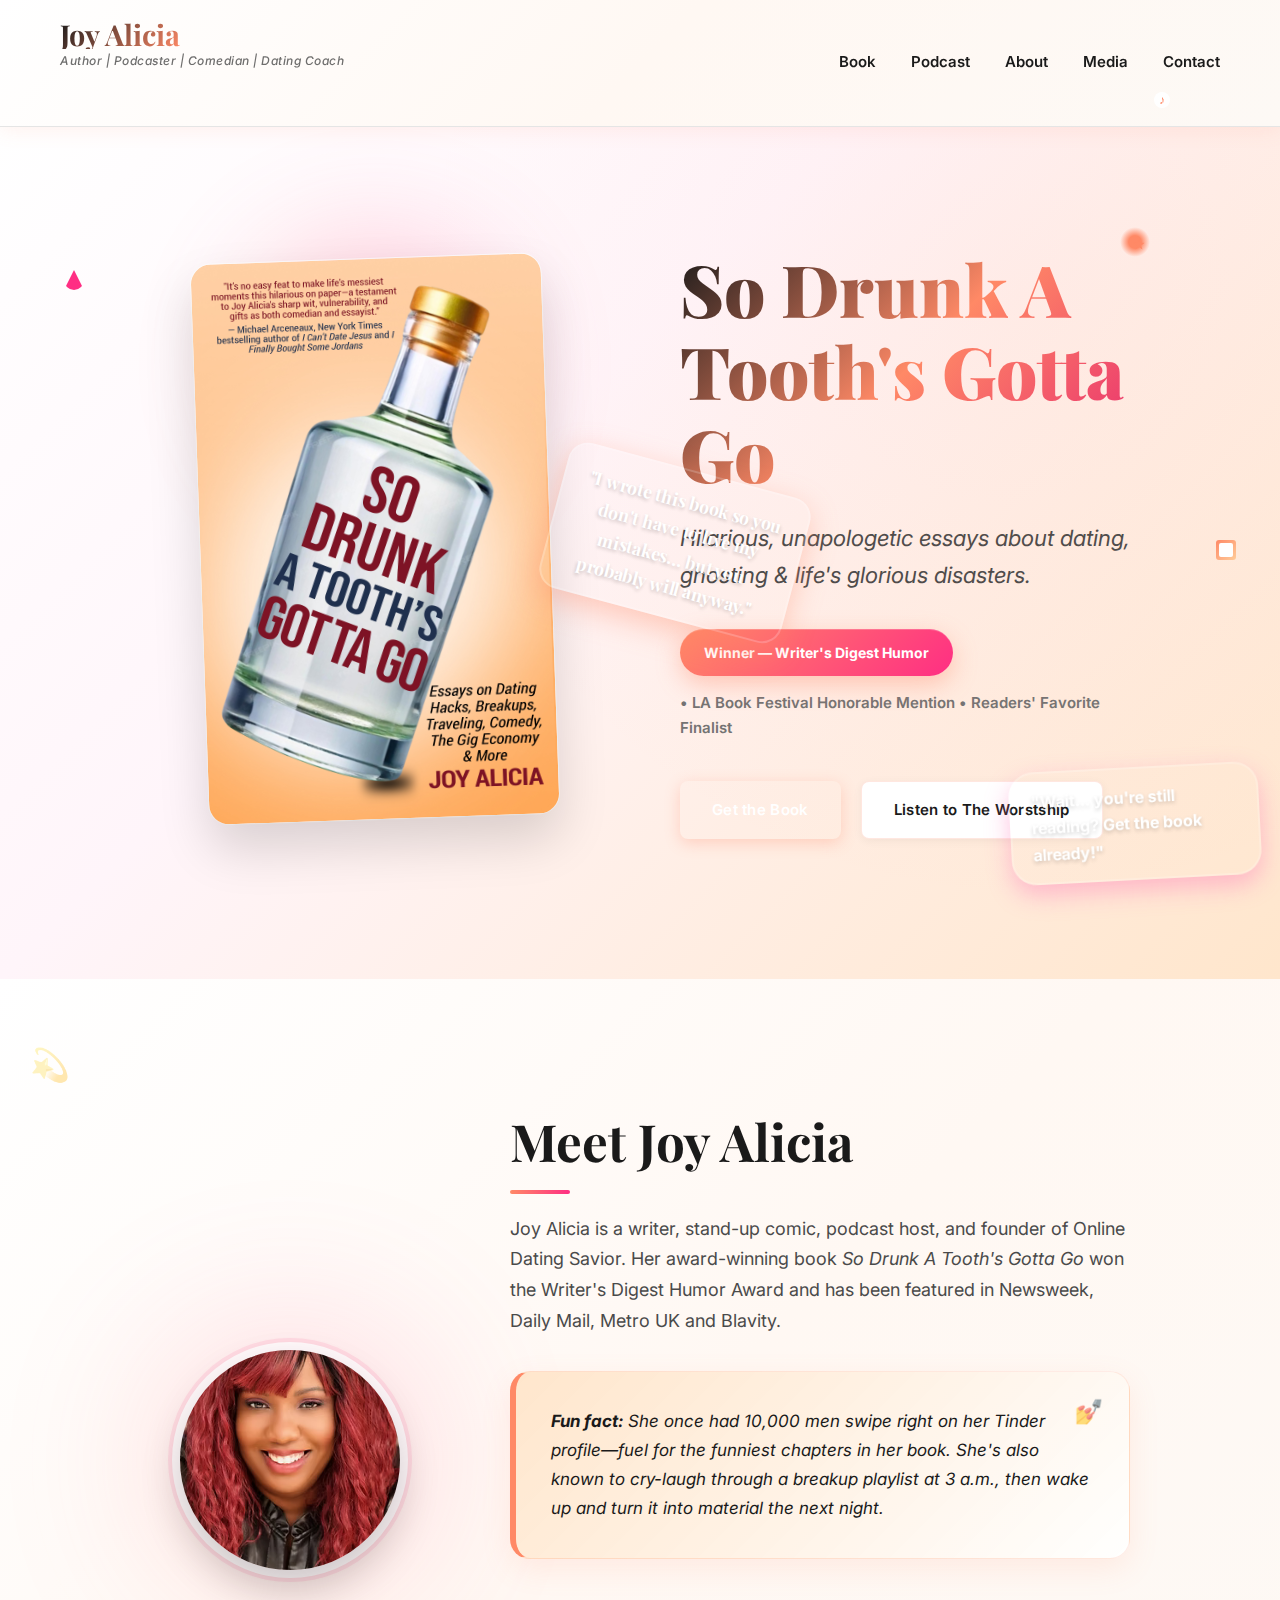
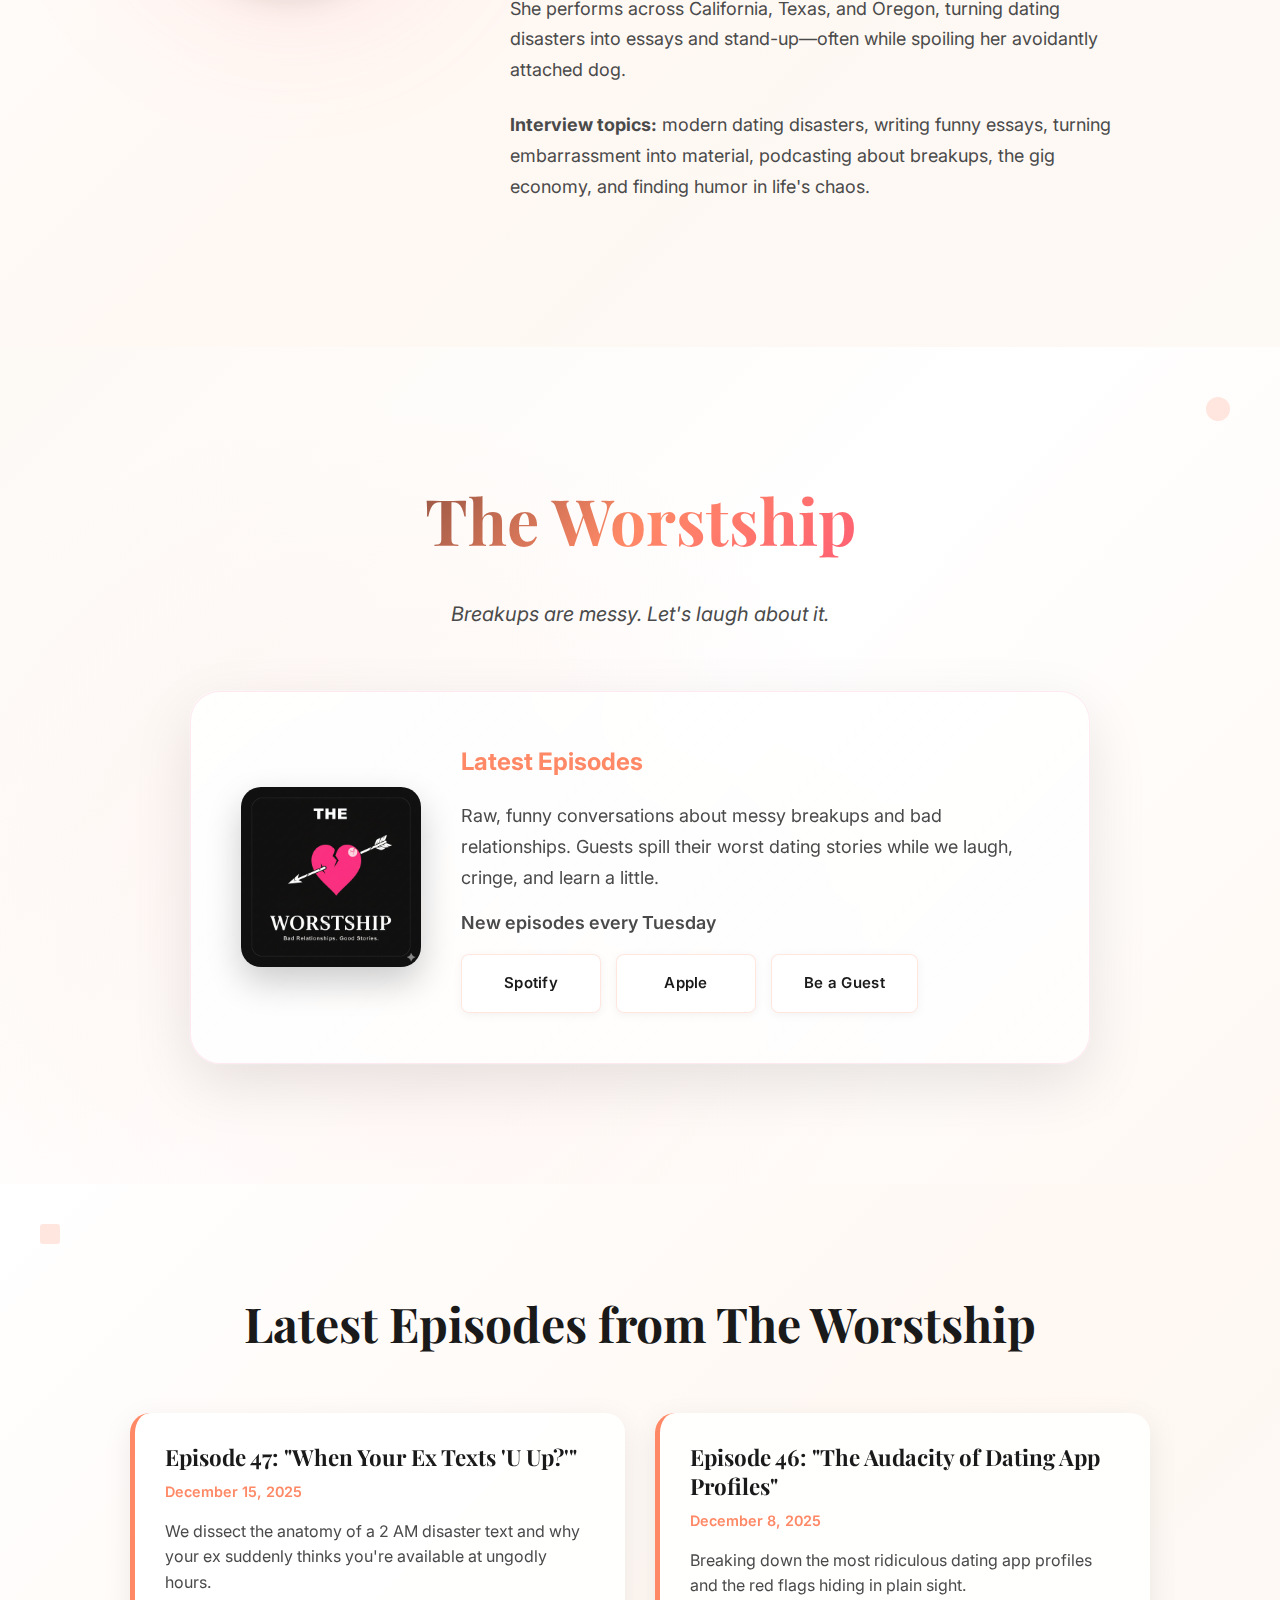
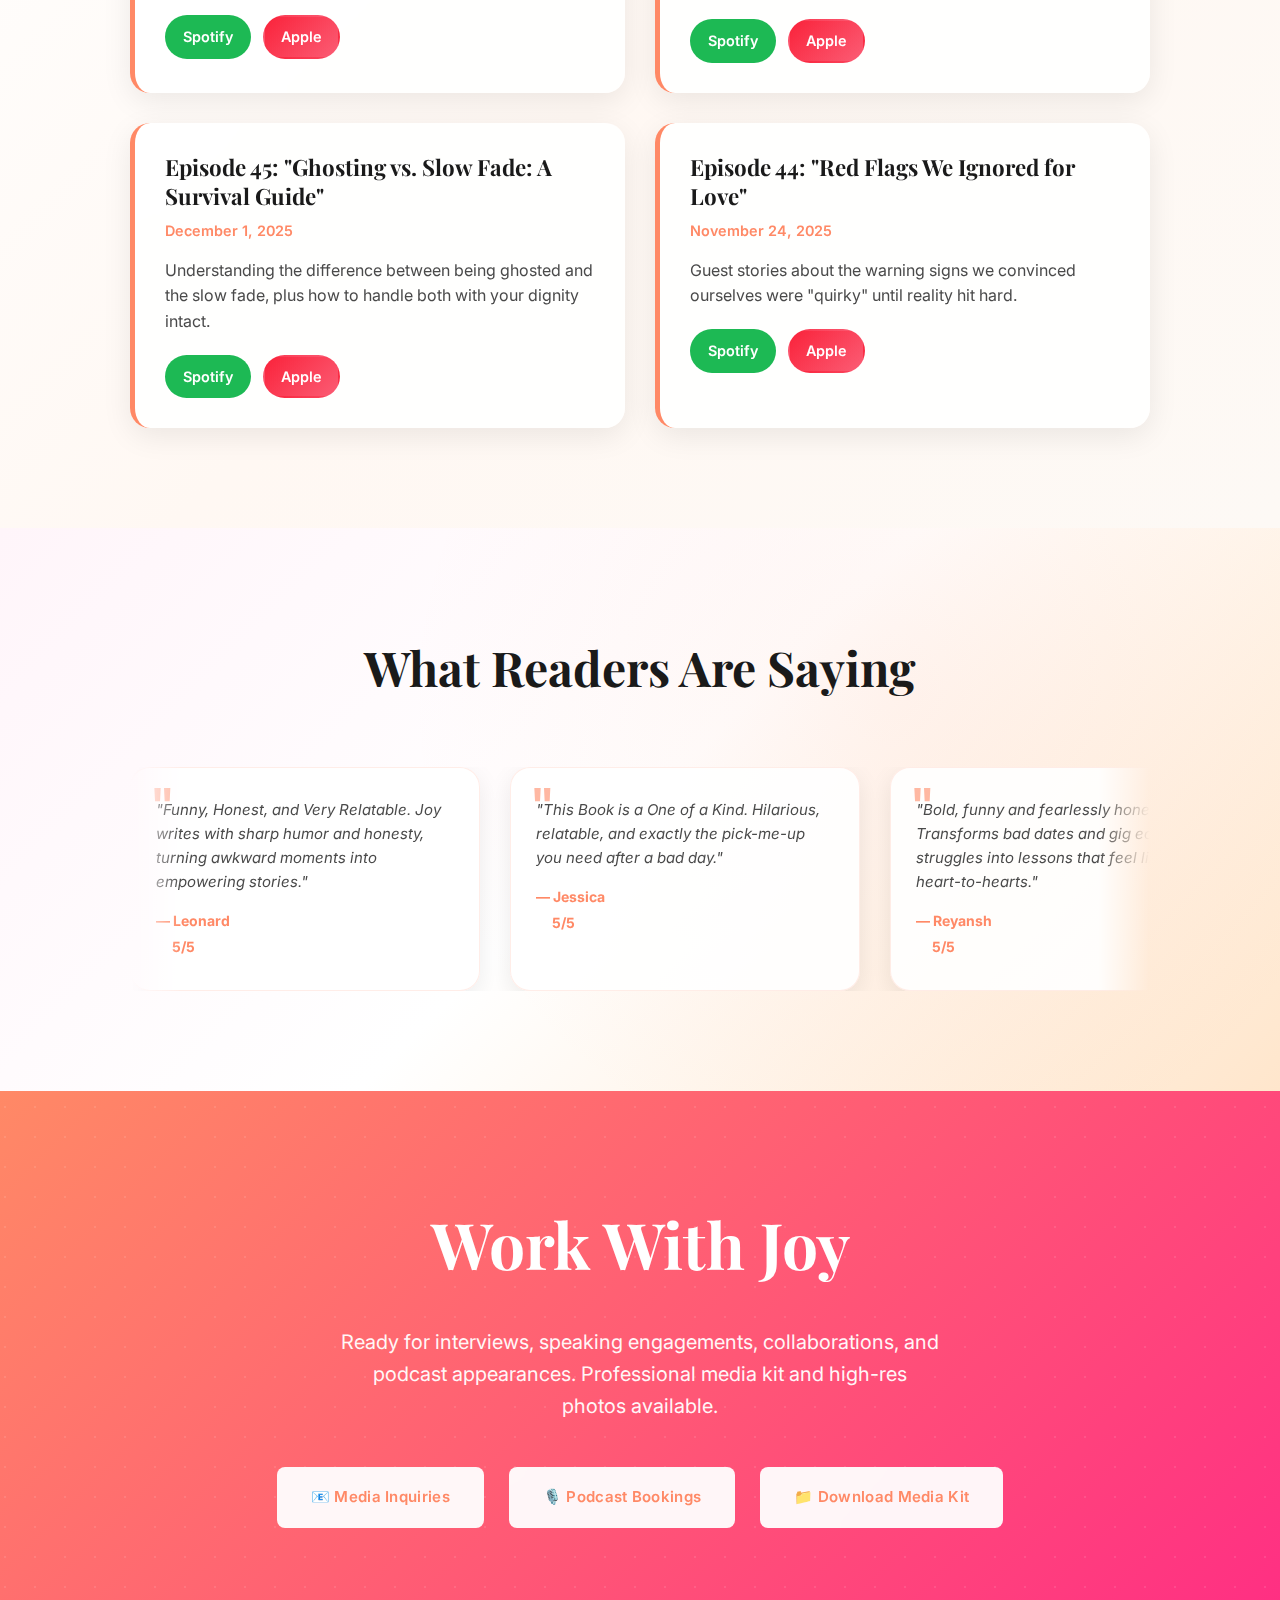
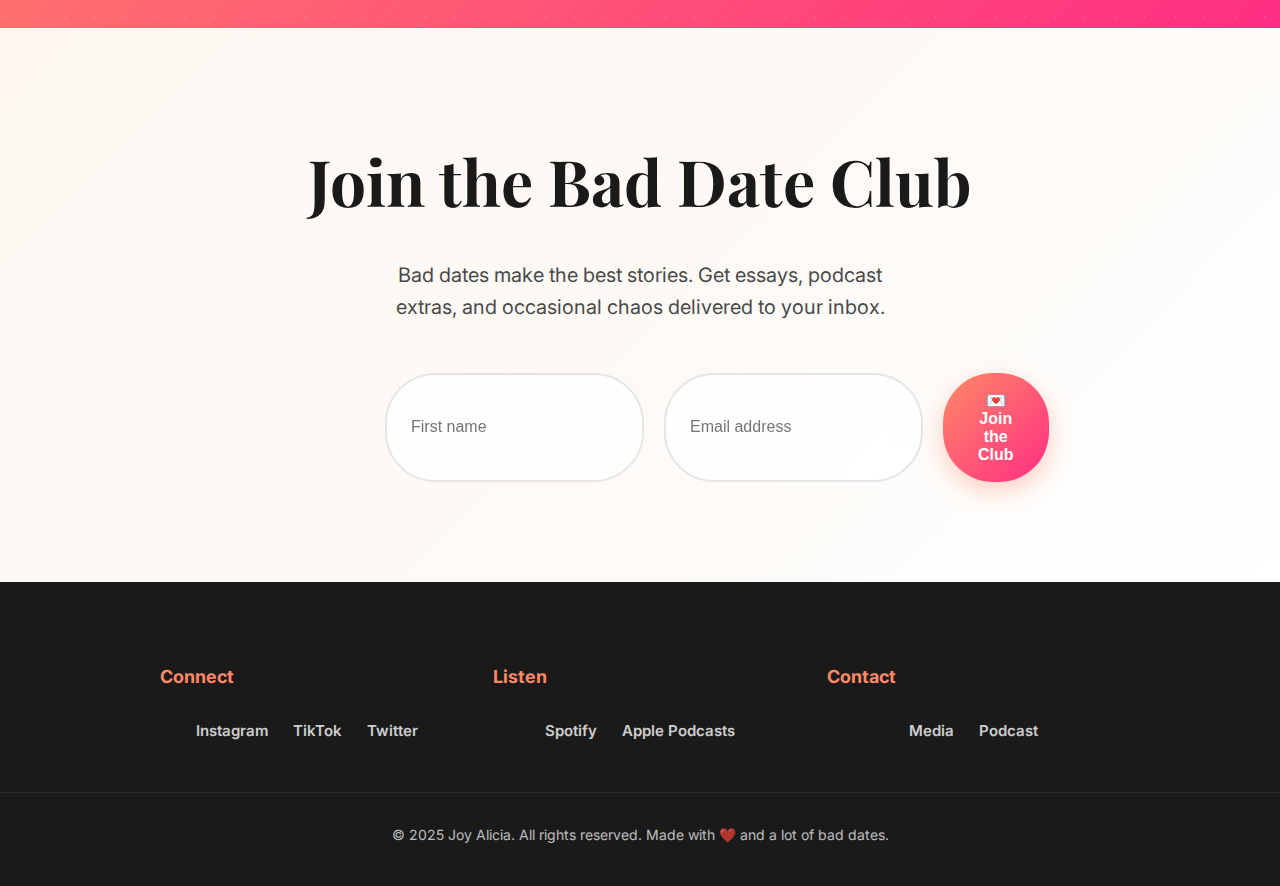
<file: index.html>
<!DOCTYPE html>
<html lang="en">
<head>
    <meta charset="UTF-8">
    <meta name="viewport" content="width=device-width, initial-scale=1.0">
    <title>Joy Alicia — Author, Comedian & Host of The Worstship</title>
    <meta name="description" content="Award-winning author and comedian Joy Alicia. So Drunk A Tooth's Gotta Go—hilarious essays on dating, ghosting, travel & the gig economy.">
    <meta property="og:title" content="Joy Alicia — So Drunk A Tooth's Gotta Go">
    <meta property="og:description" content="Hilarious, unapologetic essays about dating, ghosting & life's glorious disasters.">
    <meta property="og:image" content="assets/Card.png">
    <style>
        @import url('https://fonts.googleapis.com/css2?family=Inter:wght@300;400;600;700;800;900&family=Playfair+Display:wght@400;700;900&display=swap');
        
        :root {
            --accent: #ff2e83;
            --accent-light: #ff4a9c;
            --accent-dark: #e6256f;
            --coral: #ff8966;
            --coral-light: #ffb399;
            --peach: #ffcc99;
            --peach-light: #ffe6cc;
            --text: #1a1a1a;
            --text-light: #4a4a4a;
            --muted: #737373;
            --bg: #ffffff;
            --bg-cream: #fdf9f5;
            --bg-peach: #fff8f3;
            --bg-pink: #fff5fa;
            --border: #e5e5e5;
            --shadow: rgba(0, 0, 0, 0.08);
            --shadow-heavy: rgba(0, 0, 0, 0.15);
        }

        * {
            box-sizing: border-box;
            margin: 0;
            padding: 0;
        }

        body {
            font-family: 'Inter', -apple-system, BlinkMacSystemFont, 'Segoe UI', sans-serif;
            line-height: 1.65;
            color: var(--text);
            background: var(--bg);
            font-size: 16px;
            -webkit-font-smoothing: antialiased;
            -moz-osx-font-smoothing: grayscale;
        }

        .container {
            max-width: 1100px;
            margin: 0 auto;
            padding: 20px;
        }

        /* Header */
        header {
            background: linear-gradient(135deg, var(--bg) 0%, var(--bg-peach) 50%, var(--bg-cream) 100%);
            border-bottom: 1px solid var(--border);
            position: sticky;
            top: 0;
            z-index: 100;
            backdrop-filter: blur(10px);
            box-shadow: 0 2px 20px rgba(255, 134, 102, 0.12);
        }

        .header-content {
            display: flex;
            align-items: center;
            justify-content: space-between;
            padding: 20px;
            max-width: 1200px;
            margin: 0 auto;
        }

        .logo {
            display: flex;
            align-items: center;
            text-decoration: none;
            color: var(--text);
            transition: transform 0.3s ease;
        }

        .logo:hover {
            transform: translateY(-2px);
        }

        .logo-text {
            display: flex;
            flex-direction: column;
            align-items: flex-start;
        }

        .logo-text .name {
            font-family: 'Playfair Display', serif;
            font-size: 1.8rem;
            font-weight: 700;
            color: var(--text);
            line-height: 1;
            margin-bottom: 2px;
            background: linear-gradient(135deg, var(--text) 0%, var(--coral) 100%);
            -webkit-background-clip: text;
            -webkit-text-fill-color: transparent;
            background-clip: text;
        }

        .logo-text .tagline {
            font-family: 'Inter', sans-serif;
            font-size: 0.75rem;
            font-weight: 500;
            color: var(--text-light);
            letter-spacing: 0.5px;
            opacity: 0.8;
        }

        nav {
            display: flex;
            gap: 35px;
        }

        nav a {
            text-decoration: none;
            color: var(--text);
            font-weight: 600;
            font-size: 15px;
            position: relative;
            transition: all 0.3s ease;
            padding: 8px 0;
        }

        nav a::after {
            content: '';
            position: absolute;
            bottom: 0;
            left: 0;
            width: 0;
            height: 2px;
            background: linear-gradient(90deg, var(--accent), var(--accent-light));
            transition: width 0.3s ease;
        }

        nav a:hover {
            color: var(--accent);
            transform: translateY(-1px);
        }

        nav a:hover::after {
            width: 100%;
        }

        /* Hero Section */
        .hero {
            padding: 120px 0 140px;
            background: 
                linear-gradient(135deg, var(--bg) 0%, var(--bg-pink) 40%, var(--peach-light) 100%);
            position: relative;
            overflow: hidden;
        }

        .hero::before {
            content: '';
            position: absolute;
            top: 0;
            left: 0;
            right: 0;
            bottom: 0;
            background: 
                radial-gradient(circle at 80% 20%, rgba(255, 134, 102, 0.06) 0%, transparent 50%);
            pointer-events: none;
        }

        .hero-grid {
            display: grid;
            grid-template-columns: 1fr;
            gap: 60px;
            align-items: center;
            max-width: 1200px;
            margin: 0 auto;
            padding: 0 20px;
        }

        .hero-image {
            text-align: center;
            position: relative;
        }

        .hero-image::before {
            content: '';
            position: absolute;
            top: -20px;
            left: 50%;
            transform: translateX(-50%);
            width: 250px;
            height: 250px;
            background: linear-gradient(45deg, var(--coral), var(--accent-light));
            border-radius: 50%;
            filter: blur(60px);
            opacity: 0.3;
            z-index: 0;
        }

        .hero-image img {
            max-width: 350px;
            width: 100%;
            border-radius: 20px;
            box-shadow: 
                0 25px 50px rgba(0, 0, 0, 0.15),
                0 0 0 1px rgba(255, 255, 255, 0.8);
            transform: rotate(-2deg);
            transition: transform 0.4s ease;
            position: relative;
            z-index: 1;
        }

        .hero-image:hover img {
            transform: rotate(0deg) scale(1.05);
        }

        .hero-content h1 {
            font-family: 'Playfair Display', serif;
            font-size: clamp(2.5rem, 5vw, 4.5rem);
            font-weight: 900;
            margin-bottom: 25px;
            line-height: 1.15;
            background: linear-gradient(135deg, var(--text) 0%, var(--coral) 50%, var(--accent-dark) 100%);
            -webkit-background-clip: text;
            -webkit-text-fill-color: transparent;
            background-clip: text;
            position: relative;
        }

        .hero-content h1::after {
            content: '';
            position: absolute;
            top: -8px;
            right: -15px;
            width: 12px;
            height: 12px;
            background: var(--coral);
            border-radius: 50%;
            animation: sparkle 3s ease-in-out infinite;
        }

        @keyframes sparkle {
            0%, 100% { transform: scale(1) rotate(0deg); opacity: 0.7; }
            50% { transform: scale(1.2) rotate(180deg); opacity: 1; }
        }

        /* PERSONALITY ICONS SYSTEM */
        .floating-chaos {
            position: fixed;
            pointer-events: none;
            z-index: 100;
            font-size: 1.2rem;
            color: var(--coral);
            animation: chaosFloat 15s infinite linear;
            width: 20px;
            height: 20px;
            display: flex;
            align-items: center;
            justify-content: center;
        }

        .chaos-icon {
            width: 100%;
            height: 100%;
            border-radius: 50%;
            position: relative;
        }

        .chaos-1 .chaos-icon {
            background: linear-gradient(45deg, var(--coral), var(--pink));
        }

        .chaos-1 .chaos-icon::before {
            content: '';
            position: absolute;
            top: 2px;
            left: 2px;
            right: 2px;
            bottom: 2px;
            border-radius: 50%;
            background: white;
        }

        .chaos-1 .chaos-icon::after {
            content: '♪';
            position: absolute;
            top: 50%;
            left: 50%;
            transform: translate(-50%, -50%);
            color: var(--coral);
            font-size: 12px;
            z-index: 1;
        }

        .chaos-2 .chaos-icon {
            background: var(--accent);
            clip-path: polygon(50% 0%, 0% 100%, 100% 100%);
        }

        .chaos-3 .chaos-icon {
            background: linear-gradient(135deg, var(--coral), var(--peach));
            border-radius: 3px;
        }

        .chaos-3 .chaos-icon::before {
            content: '';
            position: absolute;
            top: 3px;
            left: 3px;
            right: 3px;
            bottom: 3px;
            background: white;
            border-radius: 2px;
        }

        .chaos-4 .chaos-icon {
            background: var(--pink);
            transform: rotate(45deg);
            border-radius: 0;
        }

        .chaos-1 { top: 10%; left: 90%; animation-delay: 0s; }
        .chaos-2 { top: 30%; left: 5%; animation-delay: 3s; }
        .chaos-3 { top: 60%; left: 95%; animation-delay: 7s; }
        .chaos-4 { top: 80%; left: 10%; animation-delay: 11s; }

        @keyframes chaosFloat {
            0% { transform: translateY(0) rotate(0deg) scale(1); opacity: 0.7; }
            25% { transform: translateY(-20px) rotate(90deg) scale(1.2); opacity: 1; }
            50% { transform: translateY(10px) rotate(180deg) scale(0.8); opacity: 0.5; }
            75% { transform: translateY(-15px) rotate(270deg) scale(1.1); opacity: 0.8; }
            100% { transform: translateY(0) rotate(360deg) scale(1); opacity: 0.7; }
        }

        .unexpected-quote {
            position: absolute;
            right: -200px;
            top: 50%;
            transform: translateY(-50%) rotate(15deg);
            background: linear-gradient(135deg, var(--coral), var(--pink));
            color: white;
            padding: 15px 20px;
            border-radius: 20px;
            font-family: 'Playfair Display', serif;
            font-weight: 700;
            font-size: 1.1rem;
            box-shadow: 0 10px 30px rgba(255, 137, 102, 0.4);
            animation: slideInOut 8s infinite;
            z-index: 50;
            max-width: 250px;
            text-shadow: 0 2px 4px rgba(0, 0, 0, 0.2);
            border: 2px solid rgba(255, 255, 255, 0.2);
        }

        @keyframes slideInOut {
            0%, 90%, 100% { transform: translateY(-50%) translateX(0) rotate(15deg); opacity: 0; }
            10%, 80% { transform: translateY(-50%) translateX(-220px) rotate(15deg); opacity: 1; }
        }

        .wobbly-text {
            display: inline-block;
            animation: wobble 2s ease-in-out infinite;
        }

        @keyframes wobble {
            0%, 100% { transform: rotate(0deg); }
            25% { transform: rotate(2deg); }
            75% { transform: rotate(-2deg); }
        }

        .random-thought {
            position: absolute;
            background: rgba(255, 255, 255, 0.95);
            backdrop-filter: blur(10px);
            border: 2px dashed var(--coral);
            padding: 12px 18px;
            border-radius: 15px;
            font-size: 0.9rem;
            color: var(--coral);
            font-weight: bold;
            transform: rotate(-5deg);
            animation: randomFloat 10s infinite ease-in-out;
            box-shadow: 0 4px 15px rgba(0, 0, 0, 0.1);
            text-shadow: 0 1px 2px rgba(255, 255, 255, 0.8);
        }

        .thought-1 {
            top: 20%;
            left: 10%;
            animation-delay: 0s;
        }

        .thought-2 {
            top: 70%;
            right: 15%;
            animation-delay: 5s;
            transform: rotate(5deg);
        }

        @keyframes randomFloat {
            0%, 100% { transform: translateY(0) rotate(-5deg); opacity: 0.8; }
            50% { transform: translateY(-15px) rotate(5deg); opacity: 1; }
        }

        .interruption {
            position: fixed;
            bottom: 20px;
            right: 20px;
            background: linear-gradient(135deg, var(--pink), var(--coral));
            color: white;
            padding: 15px 20px;
            border-radius: 25px;
            font-weight: bold;
            box-shadow: 0 10px 25px rgba(255, 105, 180, 0.4);
            animation: popIn 0.5s ease-out;
            z-index: 1000;
            cursor: pointer;
            transform: rotate(-3deg);
            max-width: 250px;
            text-shadow: 0 2px 4px rgba(0, 0, 0, 0.2);
            border: 2px solid rgba(255, 255, 255, 0.2);
        }

        .interruption:hover {
            transform: rotate(0deg) scale(1.05);
            animation: bounce 0.6s ease-in-out infinite;
        }

        @keyframes popIn {
            0% { transform: scale(0) rotate(-10deg); opacity: 0; }
            100% { transform: scale(1) rotate(-3deg); opacity: 1; }
        }

        @keyframes bounce {
            0%, 100% { transform: translateY(0) scale(1.05); }
            50% { transform: translateY(-5px) scale(1.05); }
        }

        .tagline {
            font-size: clamp(1.1rem, 2.5vw, 1.4rem);
            color: var(--text-light);
            margin-bottom: 35px;
            font-weight: 400;
            max-width: 500px;
            font-style: italic;
        }

        .awards {
            margin-bottom: 40px;
            display: flex;
            flex-wrap: wrap;
            gap: 15px 20px;
            align-items: center;
        }

        .badge {
            background: linear-gradient(135deg, var(--coral), var(--accent));
            color: white;
            padding: 12px 24px;
            border-radius: 50px;
            font-weight: 700;
            font-size: 14px;
            display: inline-flex;
            align-items: center;
            gap: 8px;
            box-shadow: 
                0 8px 25px rgba(255, 134, 102, 0.4),
                inset 0 1px 0 rgba(255, 255, 255, 0.2);
            transition: all 0.3s ease;
            position: relative;
            overflow: hidden;
            cursor: pointer;
        }

        .badge:hover {
            transform: rotate(-3deg) scale(1.05);
            animation: wiggle 0.5s ease-in-out infinite;
        }

        @keyframes wiggle {
            0%, 100% { transform: rotate(-3deg) scale(1.05); }
            50% { transform: rotate(3deg) scale(1.05); }
        }

        .badge::before {
            content: '';
            position: absolute;
            top: 0;
            left: -100%;
            width: 100%;
            height: 100%;
            background: linear-gradient(90deg, transparent, rgba(255, 255, 255, 0.2), transparent);
            transition: left 0.5s;
        }

        .badge:hover::before {
            left: 100%;
        }

        .badge:hover {
            transform: translateY(-3px);
            box-shadow: 0 12px 35px rgba(255, 134, 102, 0.5);
        }

        .award-text {
            color: var(--muted);
            font-weight: 600;
            font-size: 15px;
        }

        .cta-buttons {
            display: flex;
            flex-wrap: wrap;
            gap: 20px;
            margin-top: 20px;
        }

        .btn {
            display: inline-flex;
            align-items: center;
            gap: 12px;
            padding: 16px 32px;
            border-radius: 8px;
            text-decoration: none;
            font-weight: 600;
            font-size: 15px;
            transition: all 0.3s ease;
            border: none;
            position: relative;
            min-width: 140px;
            justify-content: center;
            letter-spacing: 0.3px;
        }

        .btn-primary {
            background: linear-gradient(135deg, var(--coral), var(--pink));
            color: white;
            box-shadow: 0 4px 15px rgba(255, 134, 102, 0.3);
        }

        .btn-primary:hover {
            transform: translateY(-2px);
            box-shadow: 0 8px 25px rgba(255, 134, 102, 0.4);
        }

        .btn-secondary {
            background: white;
            color: var(--text);
            border: 1px solid rgba(255, 134, 102, 0.2);
            box-shadow: 0 2px 10px rgba(0, 0, 0, 0.05);
        }

        .btn-secondary:hover {
            background: var(--coral);
            color: white;
            transform: translateY(-2px);
        }

        /* About Joy Section */
        .about-section {
            padding: 120px 0;
            background: 
                linear-gradient(135deg, var(--bg) 0%, var(--bg-peach) 50%, var(--bg-cream) 100%);
            position: relative;
        }

        .about-section::before {
            content: '💫';
            position: absolute;
            top: 60px;
            left: 30px;
            font-size: 2rem;
            opacity: 0.3;
            animation: float 6s ease-in-out infinite;
        }

        @keyframes float {
            0%, 100% { transform: translateY(0px) rotate(0deg); }
            50% { transform: translateY(-20px) rotate(180deg); }
        }

        .about-grid {
            display: grid;
            grid-template-columns: 1fr;
            gap: 60px;
            align-items: center;
            max-width: 1200px;
            margin: 0 auto;
            padding: 0 20px;
        }

        .about-image {
            text-align: center;
            position: relative;
        }

        .about-image::before {
            content: '';
            position: absolute;
            top: -30px;
            left: 50%;
            transform: translateX(-50%);
            width: 280px;
            height: 280px;
            background: linear-gradient(45deg, var(--coral), var(--accent-light));
            border-radius: 50%;
            filter: blur(80px);
            opacity: 0.2;
        }

        .about-image img {
            width: 220px;
            height: 220px;
            border-radius: 50%;
            object-fit: cover;
            box-shadow: 
                0 20px 40px rgba(0, 0, 0, 0.2),
                0 0 0 8px rgba(255, 255, 255, 0.8),
                0 0 0 12px rgba(255, 46, 131, 0.1);
            transition: all 0.4s ease;
            position: relative;
            z-index: 1;
        }

        .about-image:hover img {
            transform: scale(1.05);
            box-shadow: 
                0 25px 50px rgba(0, 0, 0, 0.25),
                0 0 0 8px rgba(255, 255, 255, 0.9),
                0 0 0 15px rgba(255, 46, 131, 0.2);
        }

        .about-content h2 {
            font-family: 'Playfair Display', serif;
            font-size: clamp(2.2rem, 4vw, 3.5rem);
            font-weight: 700;
            margin-bottom: 30px;
            color: var(--text);
            position: relative;
        }

        .about-content h2::after {
            content: '';
            position: absolute;
            bottom: -10px;
            left: 0;
            width: 60px;
            height: 4px;
            background: linear-gradient(90deg, var(--coral), var(--accent));
            border-radius: 2px;
        }

        .about-content p {
            font-size: 18px;
            margin-bottom: 25px;
            color: var(--text-light);
            line-height: 1.7;
        }

        .personality-highlight {
            background: 
                linear-gradient(135deg, var(--peach-light) 0%, rgba(255, 255, 255, 0.9) 100%);
            padding: 35px;
            border-radius: 20px;
            margin: 35px 0;
            border: 1px solid rgba(255, 134, 102, 0.15);
            border-left: 6px solid var(--coral);
            box-shadow: 0 10px 30px rgba(255, 134, 102, 0.12);
            position: relative;
            overflow: hidden;
        }

        .personality-highlight::before {
            content: '💅';
            position: absolute;
            top: 20px;
            right: 25px;
            font-size: 1.5rem;
            opacity: 0.6;
        }

        .personality-highlight p {
            margin: 0;
            font-style: italic;
            color: var(--text);
            font-size: 17px;
        }

        /* Podcast Section */
        .podcast-section {
            padding: 120px 0;
            background: 
                radial-gradient(circle at 30% 70%, rgba(255, 134, 102, 0.08) 0%, transparent 50%),
                linear-gradient(135deg, var(--bg-cream) 0%, var(--bg) 50%, var(--bg-peach) 100%);
            position: relative;
        }

        .podcast-section::before {
            content: '';
            position: absolute;
            top: 50px;
            right: 50px;
            width: 24px;
            height: 24px;
            background: var(--coral);
            border-radius: 50%;
            opacity: 0.2;
            animation: pulse 4s ease-in-out infinite;
        }

        @keyframes pulse {
            0%, 100% { transform: scale(1); opacity: 0.2; }
            50% { transform: scale(1.1); opacity: 0.4; }
        }

        .podcast-section h2 {
            font-family: 'Playfair Display', serif;
            font-size: clamp(2.5rem, 5vw, 4rem);
            font-weight: 700;
            margin-bottom: 25px;
            text-align: center;
            background: linear-gradient(135deg, var(--text) 0%, var(--coral) 50%, var(--accent) 100%);
            -webkit-background-clip: text;
            -webkit-text-fill-color: transparent;
            background-clip: text;
        }

        .podcast-subtitle {
            font-size: 20px;
            color: var(--text-light);
            margin-bottom: 60px;
            text-align: center;
            font-style: italic;
            max-width: 600px;
            margin-left: auto;
            margin-right: auto;
        }

        .podcast-card {
            display: flex;
            align-items: center;
            gap: 40px;
            background: 
                linear-gradient(135deg, rgba(255, 255, 255, 0.9) 0%, rgba(255, 255, 255, 0.7) 100%);
            padding: 50px;
            border-radius: 30px;
            box-shadow: 
                0 20px 60px rgba(0, 0, 0, 0.1),
                0 0 0 1px rgba(255, 255, 255, 0.5);
            max-width: 900px;
            margin: 0 auto;
            backdrop-filter: blur(10px);
            border: 1px solid rgba(255, 46, 131, 0.1);
            position: relative;
            overflow: hidden;
        }

        .podcast-card::before {
            content: '';
            position: absolute;
            top: 0;
            left: -100%;
            width: 100%;
            height: 100%;
            background: linear-gradient(90deg, transparent, rgba(255, 134, 102, 0.08), transparent);
            transition: left 0.8s;
        }

        .podcast-card:hover::before {
            left: 100%;
        }

        .podcast-card img {
            width: 180px;
            height: 180px;
            border-radius: 20px;
            object-fit: cover;
            box-shadow: 0 15px 35px rgba(0, 0, 0, 0.2);
            transition: transform 0.4s ease;
        }

        .podcast-card:hover img {
            transform: scale(1.05) rotate(2deg);
        }

        .podcast-content h3 {
            font-size: 24px;
            margin-bottom: 20px;
            color: var(--coral);
            font-weight: 700;
        }

        .podcast-content p {
            font-size: 18px;
            line-height: 1.7;
            margin-bottom: 15px;
            color: var(--text-light);
        }

        .podcast-schedule {
            color: var(--muted);
            font-weight: 600;
            font-size: 16px;
            margin-bottom: 25px;
        }

        .podcast-links {
            display: flex;
            gap: 15px;
            flex-wrap: wrap;
        }

        /* Latest Updates */
        .updates-section {
            padding: 100px 0;
            background: linear-gradient(135deg, var(--bg) 0%, var(--bg-peach) 50%, var(--bg-cream) 100%);
            position: relative;
        }

        .updates-section::before {
            content: '';
            position: absolute;
            top: 40px;
            left: 40px;
            width: 20px;
            height: 20px;
            background: var(--coral);
            border-radius: 3px;
            opacity: 0.2;
        }

        .updates-section h3 {
            font-family: 'Playfair Display', serif;
            font-size: clamp(2rem, 4vw, 3rem);
            margin-bottom: 50px;
            text-align: center;
            color: var(--text);
        }

        .update-card {
            background: rgba(255, 255, 255, 0.8);
            padding: 30px 35px;
            border-radius: 20px;
            margin-bottom: 25px;
            box-shadow: 0 8px 30px rgba(0, 0, 0, 0.08);
            border-left: 5px solid var(--coral);
            font-size: 17px;
            line-height: 1.6;
            backdrop-filter: blur(10px);
            transition: all 0.3s ease;
            max-width: 800px;
            margin-left: auto;
            margin-right: auto;
            margin-bottom: 25px;
        }

        .update-card:hover {
            transform: translateY(-5px);
            box-shadow: 0 15px 40px rgba(255, 134, 102, 0.2);
        }

        /* Episodes Grid */
        .episodes-grid {
            display: grid;
            grid-template-columns: repeat(auto-fit, minmax(350px, 1fr));
            gap: 30px;
            max-width: 1200px;
            margin: 0 auto;
        }

        .episode-card {
            background: rgba(255, 255, 255, 0.9);
            border-radius: 20px;
            padding: 30px;
            box-shadow: 0 8px 30px rgba(0, 0, 0, 0.08);
            border-left: 5px solid var(--coral);
            backdrop-filter: blur(10px);
            transition: all 0.3s ease;
            position: relative;
            overflow: hidden;
        }

        .episode-card::before {
            content: '';
            position: absolute;
            top: 0;
            left: 0;
            right: 0;
            height: 3px;
            background: linear-gradient(90deg, var(--coral), var(--pink));
        }

        .episode-card:hover {
            transform: translateY(-8px);
            box-shadow: 0 20px 40px rgba(255, 134, 102, 0.25);
        }

        .episode-info h4 {
            font-family: 'Playfair Display', serif;
            font-size: 1.4rem;
            color: var(--text);
            margin-bottom: 8px;
            line-height: 1.3;
        }

        .episode-date {
            color: var(--coral);
            font-weight: 600;
            font-size: 0.9rem;
            margin-bottom: 15px;
        }

        .episode-description {
            color: var(--text-light);
            line-height: 1.6;
            margin-bottom: 20px;
        }

        .episode-links {
            display: flex;
            gap: 12px;
            flex-wrap: wrap;
        }

        .listen-link {
            padding: 8px 16px;
            border-radius: 25px;
            text-decoration: none;
            font-weight: 600;
            font-size: 0.9rem;
            transition: all 0.3s ease;
            border: 2px solid transparent;
        }

        .listen-link.spotify {
            background: #1DB954;
            color: white;
        }

        .listen-link.spotify:hover {
            background: white;
            color: #1DB954;
            border-color: #1DB954;
        }

        .listen-link.apple {
            background: linear-gradient(135deg, #FA233B, #FB5C74);
            color: white;
        }

        .listen-link.apple:hover {
            background: white;
            color: #FA233B;
            border-color: #FA233B;
        }

        /* Reviews Section */
        .reviews-section {
            padding: 100px 0;
            background: 
                radial-gradient(circle at 70% 30%, rgba(255, 134, 102, 0.08) 0%, transparent 50%),
                linear-gradient(135deg, var(--bg-pink) 0%, var(--bg) 50%, var(--peach-light) 100%);
        }

        .reviews-section h3 {
            font-family: 'Playfair Display', serif;
            font-size: clamp(2rem, 4vw, 3rem);
            margin-bottom: 60px;
            text-align: center;
            color: var(--text);
        }

        .reviews-marquee {
            overflow: hidden;
            width: 100%;
            position: relative;
            mask: linear-gradient(90deg, transparent, white 5%, white 95%, transparent);
            -webkit-mask: linear-gradient(90deg, transparent, white 5%, white 95%, transparent);
        }

        .marquee-track {
            display: flex;
            gap: 30px;
            animation: marqueeScroll 120s linear infinite;
            width: fit-content;
        }

        .marquee-track:hover {
            animation-play-state: paused;
        }

        @keyframes marqueeScroll {
            0% { transform: translateX(0); }
            100% { transform: translateX(-50%); }
        }

        .review-card {
            background: rgba(255, 255, 255, 0.9);
            padding: 30px 25px;
            border-radius: 20px;
            box-shadow: 0 8px 25px rgba(0, 0, 0, 0.08);
            position: relative;
            border: 1px solid rgba(255, 134, 102, 0.15);
            backdrop-filter: blur(10px);
            transition: all 0.4s ease;
            min-width: 350px;
            max-width: 350px;
            flex-shrink: 0;
        }

        .review-card:hover {
            transform: translateY(-5px) scale(1.02);
            box-shadow: 0 15px 35px rgba(255, 134, 102, 0.2);
        }

        .review-card::before {
            content: '"';
            font-size: 3rem;
            color: var(--coral);
            position: absolute;
            top: -2px;
            left: 20px;
            font-weight: bold;
            opacity: 0.6;
        }

        .review-card p {
            font-size: 15px;
            line-height: 1.6;
            margin-bottom: 15px;
            color: var(--text-light);
            font-style: italic;
        }

        .review-card span {
            display: block;
            font-weight: 700;
            color: var(--coral);
            font-style: normal;
            font-size: 14px;
        }

        .rating {
            display: inline-block;
            background: linear-gradient(135deg, var(--coral), var(--pink));
            color: white;
            padding: 2px 8px;
            border-radius: 12px;
            font-size: 12px;
            font-weight: 600;
            margin-left: 8px;
        }

        /* Media Kit Section */
        .media-section {
            padding: 100px 0;
            background: linear-gradient(135deg, var(--coral), var(--accent));
            color: white;
            text-align: center;
            position: relative;
            overflow: hidden;
        }

        .media-section::before {
            content: '';
            position: absolute;
            top: -50%;
            left: -50%;
            width: 200%;
            height: 200%;
            background: 
                radial-gradient(circle, rgba(255, 255, 255, 0.1) 1px, transparent 1px);
            background-size: 30px 30px;
            animation: drift 20s linear infinite;
        }

        @keyframes drift {
            0% { transform: translate(0, 0); }
            100% { transform: translate(30px, 30px); }
        }

        .media-section h3 {
            font-family: 'Playfair Display', serif;
            font-size: clamp(2.5rem, 5vw, 4rem);
            margin-bottom: 30px;
            position: relative;
            z-index: 1;
        }

        .media-section p {
            font-size: 20px;
            margin-bottom: 45px;
            opacity: 0.95;
            max-width: 600px;
            margin-left: auto;
            margin-right: auto;
            line-height: 1.6;
            position: relative;
            z-index: 1;
        }

        .media-ctas {
            display: flex;
            justify-content: center;
            gap: 25px;
            flex-wrap: wrap;
            position: relative;
            z-index: 1;
        }

        .btn-white {
            background: rgba(255, 255, 255, 0.95);
            color: var(--coral);
            border: 2px solid transparent;
            backdrop-filter: blur(10px);
        }

        .btn-white:hover {
            background: transparent;
            color: white;
            border-color: white;
            transform: translateY(-3px);
        }

        /* Newsletter */
        .newsletter-section {
            padding: 100px 0;
            background: linear-gradient(135deg, var(--bg-peach) 0%, var(--bg-cream) 50%, var(--bg) 100%);
            text-align: center;
        }

        .newsletter-section h3 {
            font-family: 'Playfair Display', serif;
            font-size: clamp(2.5rem, 5vw, 4rem);
            margin-bottom: 25px;
            color: var(--text);
        }

        .newsletter-subtitle {
            font-size: 20px;
            color: var(--text-light);
            margin-bottom: 50px;
            max-width: 500px;
            margin-left: auto;
            margin-right: auto;
            line-height: 1.6;
        }

        .newsletter-form {
            max-width: 550px;
            margin: 0 auto;
            display: flex;
            gap: 20px;
            flex-wrap: wrap;
            padding: 0 20px;
            position: relative;
        }

        .newsletter-form::before {
            content: "DO IT!";
            position: absolute;
            left: -80px;
            top: 50%;
            transform: translateY(-50%) rotate(-15deg);
            background: var(--coral);
            color: white;
            padding: 10px 15px;
            border-radius: 20px;
            font-weight: bold;
            opacity: 0;
            animation: encouragement 6s infinite;
        }

        .newsletter-form::after {
            content: '';
            position: absolute;
            left: -95px;
            top: 50%;
            transform: translateY(-50%) rotate(-15deg);
            width: 0;
            height: 0;
            border-top: 8px solid transparent;
            border-bottom: 8px solid transparent;
            border-right: 12px solid var(--coral);
            opacity: 0;
            animation: encouragement 6s infinite;
        }

        @keyframes encouragement {
            0%, 80%, 100% { opacity: 0; transform: translateY(-50%) translateX(20px) rotate(-15deg); }
            10%, 70% { opacity: 1; transform: translateY(-50%) translateX(0) rotate(-15deg); }
        }

        .hero-text {
            position: relative;
        }

        .hero-text::before {
            content: '';
            position: absolute;
            top: -20px;
            right: -20px;
            width: 30px;
            height: 30px;
            background: radial-gradient(circle, var(--coral) 30%, transparent 70%);
            border-radius: 50%;
            animation: explosion 2s infinite;
        }

        .hero-text::after {
            content: '';
            position: absolute;
            top: -15px;
            right: -15px;
            width: 20px;
            height: 20px;
            background: linear-gradient(45deg, var(--pink), var(--accent));
            clip-path: polygon(50% 0%, 61% 35%, 98% 35%, 68% 57%, 79% 91%, 50% 70%, 21% 91%, 32% 57%, 2% 35%, 39% 35%);
            animation: explosion 2s infinite;
            animation-delay: 0.5s;
        }

        @keyframes explosion {
            0%, 90%, 100% { transform: scale(1) rotate(0deg); opacity: 0.7; }
            45% { transform: scale(1.3) rotate(180deg); opacity: 1; }
        }

        .newsletter-form input {
            flex: 1;
            min-width: 220px;
            padding: 18px 24px;
            border: 2px solid var(--border);
            border-radius: 50px;
            font-size: 16px;
            transition: all 0.3s ease;
            background: rgba(255, 255, 255, 0.8);
            backdrop-filter: blur(10px);
        }

        .newsletter-form input:focus {
            outline: none;
            border-color: var(--coral);
            background: white;
            box-shadow: 0 0 0 4px rgba(255, 134, 102, 0.15);
        }

        .newsletter-form button {
            padding: 18px 35px;
            background: linear-gradient(135deg, var(--coral), var(--accent));
            color: white;
            border: none;
            border-radius: 50px;
            font-weight: 700;
            cursor: pointer;
            transition: all 0.4s ease;
            box-shadow: 0 8px 25px rgba(255, 134, 102, 0.4);
            font-size: 16px;
        }

        .newsletter-form button:hover {
            transform: translateY(-3px) scale(1.02);
            box-shadow: 0 12px 35px rgba(255, 134, 102, 0.5);
        }

        /* Footer */
        footer {
            padding: 80px 0 40px;
            background: var(--text);
            color: white;
            text-align: center;
        }

        .footer-content {
            display: grid;
            grid-template-columns: 1fr;
            gap: 40px;
            margin-bottom: 40px;
            max-width: 1000px;
            margin-left: auto;
            margin-right: auto;
            padding: 0 20px;
        }

        .footer-section h4 {
            margin-bottom: 20px;
            color: var(--coral);
            font-size: 18px;
            font-weight: 700;
        }

        .social-links {
            display: flex;
            justify-content: center;
            gap: 25px;
            margin-top: 15px;
            flex-wrap: wrap;
        }

        .social-links a {
            color: rgba(255, 255, 255, 0.8);
            text-decoration: none;
            font-weight: 600;
            transition: all 0.3s ease;
            padding: 8px 0;
            font-size: 15px;
        }

        .social-links a:hover {
            color: var(--coral);
            transform: translateY(-2px);
        }

        .footer-bottom {
            margin-top: 40px;
            padding-top: 30px;
            border-top: 1px solid #333;
            opacity: 0.7;
            font-size: 14px;
        }

        /* Responsive */
        @media (max-width: 768px) {
            .header-content {
                padding: 15px 20px;
            }
            
            .logo-text .name {
                font-size: 1.5rem;
            }
            
            .logo-text .tagline {
                font-size: 0.7rem;
            }
            
            nav {
                gap: 20px;
            }
            
            nav a {
                font-size: 14px;
            }
            
            .hero {
                padding: 80px 0 100px;
            }
            
            .hero::before {
                display: none;
            }
            
            .hero-grid {
                gap: 40px;
                padding: 0 20px;
            }
            
            .hero-content h1::after {
                display: none;
            }
            
            .awards {
                flex-direction: column;
                align-items: flex-start;
            }
            
            .cta-buttons {
                flex-direction: column;
                align-items: stretch;
            }
            
            .btn {
                text-align: center;
            }
            
            .about-section, .podcast-section, .updates-section, .reviews-section {
                padding: 80px 0;
            }
            
            .about-section::before, .podcast-section::before, .updates-section::before {
                display: none;
            }
            
            .about-grid, .podcast-card {
                padding: 0 20px;
            }
            
            .podcast-card {
                flex-direction: column;
                text-align: center;
                padding: 40px 30px;
            }
            
            .podcast-content h3 {
                font-size: 22px;
            }
            
            .personality-highlight {
                padding: 25px;
            }
            
            .newsletter-form {
                flex-direction: column;
                gap: 15px;
            }
            
            .newsletter-form input {
                min-width: auto;
            }
            
            .footer-content {
                grid-template-columns: 1fr;
                text-align: center;
                gap: 30px;
            }
        }

        @media (min-width: 769px) {
            .hero-grid {
                grid-template-columns: 1fr 1fr;
                gap: 80px;
            }

            .hero-content h1 {
                font-size: clamp(3.5rem, 5vw, 4.5rem);
            }

            .about-grid {
                grid-template-columns: 280px 1fr;
                gap: 80px;
            }

            .about-image {
                text-align: center;
            }
            
            .newsletter-form {
                flex-wrap: nowrap;
            }

            .newsletter-form input {
                min-width: auto;
            }

            .footer-content {
                grid-template-columns: repeat(3, 1fr);
                text-align: left;
            }
        }

        @media (min-width: 1024px) {
            .hero-content h1 {
                font-size: 4.5rem;
            }
            
            .container {
                padding: 0 40px;
            }
        }
    </style>
</head>
<body>
    <header>
        <div class="header-content">
            <a href="#" class="logo">
                <div class="logo-text">
                    <span class="name">Joy Alicia</span>
                    <span class="tagline">Author | Podcaster | Comedian | Dating Coach</span>
                </div>
            </a>
            <nav>
                <a href="#book">Book</a>
                <a href="#podcast">Podcast</a>
                <a href="#about">About</a>
                <a href="#media">Media</a>
                <a href="#contact">Contact</a>
            </nav>
        </div>
    </header>

    <main>
        <!-- Floating Personality Elements -->
        <div class="floating-chaos chaos-1"><div class="chaos-icon"></div></div>
        <div class="floating-chaos chaos-2"><div class="chaos-icon"></div></div>
        <div class="floating-chaos chaos-3"><div class="chaos-icon"></div></div>
        <div class="floating-chaos chaos-4"><div class="chaos-icon"></div></div>

        <!-- Random Thoughts -->
        <div class="random-thought thought-1">"Why do I do this to myself?"</div>
        <div class="random-thought thought-2">"This seemed funnier in my head..."</div>

        <!-- Hero Section -->
        <section class="hero" id="book">
            <div class="container">
                <div class="hero-grid">
                    <div class="hero-image">
                        <img src="assets/Front Cover.png" alt="So Drunk A Tooth's Gotta Go book cover">
                        <div class="unexpected-quote">"I wrote this book so you don't have to live my mistakes... but you probably will anyway."</div>
                    </div>
                    <div class="hero-content">
                        <h1 class="wobbly-text hero-text">So Drunk A Tooth's Gotta Go</h1>
                        <p class="tagline">Hilarious, unapologetic essays about dating, ghosting & life's glorious disasters.</p>
                        <div class="awards">
                            <span class="badge">Winner — Writer's Digest Humor</span>
                            <span class="award-text">• LA Book Festival Honorable Mention • Readers' Favorite Finalist</span>
                        </div>
                        <div class="cta-buttons">
                            <a href="#" class="btn btn-primary">Get the Book</a>
                            <a href="#podcast" class="btn btn-secondary">Listen to The Worstship</a>
                        </div>
                    </div>
                </div>
            </div>
        </section>

        <!-- About Joy Section -->
        <section class="about-section" id="about">
            <div class="container">
                <div class="about-grid">
                    <div class="about-image">
                        <img src="assets/Joy Alicia.png" alt="Joy Alicia headshot">
                    </div>
                    <div class="about-content">
                        <h2>Meet Joy Alicia</h2>
                        <p>Joy Alicia is a writer, stand-up comic, podcast host, and founder of Online Dating Savior. Her award-winning book <em>So Drunk A Tooth's Gotta Go</em> won the Writer's Digest Humor Award and has been featured in Newsweek, Daily Mail, Metro UK and Blavity.</p>
                        
                        <div class="personality-highlight">
                            <p><strong>Fun fact:</strong> She once had 10,000 men swipe right on her Tinder profile—fuel for the funniest chapters in her book. She's also known to cry-laugh through a breakup playlist at 3 a.m., then wake up and turn it into material the next night.</p>
                        </div>
                        
                        <p>She performs across California, Texas, and Oregon, turning dating disasters into essays and stand-up—often while spoiling her avoidantly attached dog.</p>
                        
                        <p><strong>Interview topics:</strong> modern dating disasters, writing funny essays, turning embarrassment into material, podcasting about breakups, the gig economy, and finding humor in life's chaos.</p>
                    </div>
                </div>
            </div>
        </section>

        <!-- Podcast Section -->
        <section class="podcast-section" id="podcast">
            <div class="container">
                <h2>The Worstship</h2>
                <p class="podcast-subtitle">Breakups are messy. Let's laugh about it.</p>
                <div class="podcast-card">
                    <img src="assets/The Worstship.png" alt="The Worstship podcast">
                    <div class="podcast-content">
                        <h3>Latest Episodes</h3>
                        <p>Raw, funny conversations about messy breakups and bad relationships. Guests spill their worst dating stories while we laugh, cringe, and learn a little.</p>
                        <p class="podcast-schedule">New episodes every Tuesday</p>
                        <div class="podcast-links">
                            <a href="https://open.spotify.com/show/0FHvlBlzUnuwIKQcUMqwyZ" class="btn btn-secondary">Spotify</a>
                            <a href="https://podcasts.apple.com/us/podcast/the-worstship/id1753793447" class="btn btn-secondary">Apple</a>
                            <a href="mailto:theworstshippodcast@gmail.com" class="btn btn-secondary">Be a Guest</a>
                        </div>
                    </div>
                </div>
            </div>
        </section>

        <!-- Latest Episodes -->
        <section class="updates-section">
            <div class="container">
                <h3>Latest Episodes from The Worstship</h3>
                <div class="episodes-grid">
                    <div class="episode-card">
                        <div class="episode-info">
                            <h4>Episode 47: "When Your Ex Texts 'U Up?'"</h4>
                            <p class="episode-date">December 15, 2025</p>
                            <p class="episode-description">We dissect the anatomy of a 2 AM disaster text and why your ex suddenly thinks you're available at ungodly hours.</p>
                            <div class="episode-links">
                                <a href="https://open.spotify.com/show/0FHvlBlzUnuwIKQcUMqwyZ" class="listen-link spotify">Spotify</a>
                                <a href="https://podcasts.apple.com/us/podcast/the-worstship/id1753793447" class="listen-link apple">Apple</a>
                            </div>
                        </div>
                    </div>
                    <div class="episode-card">
                        <div class="episode-info">
                            <h4>Episode 46: "The Audacity of Dating App Profiles"</h4>
                            <p class="episode-date">December 8, 2025</p>
                            <p class="episode-description">Breaking down the most ridiculous dating app profiles and the red flags hiding in plain sight.</p>
                            <div class="episode-links">
                                <a href="https://open.spotify.com/show/0FHvlBlzUnuwIKQcUMqwyZ" class="listen-link spotify">Spotify</a>
                                <a href="https://podcasts.apple.com/us/podcast/the-worstship/id1753793447" class="listen-link apple">Apple</a>
                            </div>
                        </div>
                    </div>
                    <div class="episode-card">
                        <div class="episode-info">
                            <h4>Episode 45: "Ghosting vs. Slow Fade: A Survival Guide"</h4>
                            <p class="episode-date">December 1, 2025</p>
                            <p class="episode-description">Understanding the difference between being ghosted and the slow fade, plus how to handle both with your dignity intact.</p>
                            <div class="episode-links">
                                <a href="https://open.spotify.com/show/0FHvlBlzUnuwIKQcUMqwyZ" class="listen-link spotify">Spotify</a>
                                <a href="https://podcasts.apple.com/us/podcast/the-worstship/id1753793447" class="listen-link apple">Apple</a>
                            </div>
                        </div>
                    </div>
                    <div class="episode-card">
                        <div class="episode-info">
                            <h4>Episode 44: "Red Flags We Ignored for Love"</h4>
                            <p class="episode-date">November 24, 2025</p>
                            <p class="episode-description">Guest stories about the warning signs we convinced ourselves were "quirky" until reality hit hard.</p>
                            <div class="episode-links">
                                <a href="https://open.spotify.com/show/0FHvlBlzUnuwIKQcUMqwyZ" class="listen-link spotify">Spotify</a>
                                <a href="https://podcasts.apple.com/us/podcast/the-worstship/id1753793447" class="listen-link apple">Apple</a>
                            </div>
                        </div>
                    </div>
                </div>
            </div>
        </section>

        <!-- Reviews Section -->
        <section class="reviews-section">
            <div class="container">
                <h3>What Readers Are Saying</h3>
                <div class="reviews-marquee">
                    <div class="marquee-track">
                        <div class="review-card">
                            <p>"Funny, Honest, and Very Relatable. Joy writes with sharp humor and honesty, turning awkward moments into empowering stories."</p>
                            <span>— Leonard <span class="rating">5/5</span></span>
                        </div>
                        <div class="review-card">
                            <p>"This Book is a One of a Kind. Hilarious, relatable, and exactly the pick-me-up you need after a bad day."</p>
                            <span>— Jessica <span class="rating">5/5</span></span>
                        </div>
                        <div class="review-card">
                            <p>"Bold, funny and fearlessly honest. Transforms bad dates and gig economy struggles into lessons that feel like heart-to-hearts."</p>
                            <span>— Reyansh <span class="rating">5/5</span></span>
                        </div>
                        <div class="review-card">
                            <p>"Felt Like a Therapy Session with a Hilarious Best Friend. Raw, messy, and so real. Made me feel less alone in all the chaos."</p>
                            <span>— B. Willy <span class="rating">4/5</span></span>
                        </div>
                        <div class="review-card">
                            <p>"Related way too hard. Straight-up hilarious but sneaks up on you with punches of truth. Like talking to your brutally honest best friend."</p>
                            <span>— Daniel <span class="rating">5/5</span></span>
                        </div>
                        <div class="review-card">
                            <p>"A hilarious survival guide for modern life. Perfect balance of absurd humor and emotional depth."</p>
                            <span>— nightfire <span class="rating">5/5</span></span>
                        </div>
                        <div class="review-card">
                            <p>"Unfiltered, Unapologetic, and Unforgettable. Equal parts memoir, therapy session, and comedy special."</p>
                            <span>— N.N <span class="rating">5/5</span></span>
                        </div>
                        <div class="review-card">
                            <p>"Literally made me laugh out loud! The way the stories are told is what got me going. Definitely check this out."</p>
                            <span>— Sachi <span class="rating">5/5</span></span>
                        </div>
                        <div class="review-card">
                            <p>"From Pavement to Punchlines. Felt like someone handing me their diary and saying 'Laugh with me, even when it hurts.'"</p>
                            <span>— Kenneth Agbata <span class="rating">5/5</span></span>
                        </div>
                        <div class="review-card">
                            <p>"Really Really Funny. Keeps it hilarious from first chapter to the end. Really enlightening."</p>
                            <span>— Rod <span class="rating">5/5</span></span>
                        </div>
                        <div class="review-card">
                            <p>"Hilarious, Honest, and Totally Relatable. Writes like that super smart, hilarious friend who's seen some stuff."</p>
                            <span>— Ella English <span class="rating">5/5</span></span>
                        </div>
                        <div class="review-card">
                            <p>"Just perfect!! Riotous, unfiltered take on modern chaos. Perfect for anyone who's ever ugly-cried over ghosting."</p>
                            <span>— Amazon Reviewer <span class="rating">5/5</span></span>
                        </div>
                        <!-- Duplicate set for seamless loop -->
                        <div class="review-card">
                            <p>"Funny, Honest, and Very Relatable. Joy writes with sharp humor and honesty, turning awkward moments into empowering stories."</p>
                            <span>— Leonard <span class="rating">5/5</span></span>
                        </div>
                        <div class="review-card">
                            <p>"This Book is a One of a Kind. Hilarious, relatable, and exactly the pick-me-up you need after a bad day."</p>
                            <span>— Jessica <span class="rating">5/5</span></span>
                        </div>
                        <div class="review-card">
                            <p>"Bold, funny and fearlessly honest. Transforms bad dates and gig economy struggles into lessons that feel like heart-to-hearts."</p>
                            <span>— Reyansh <span class="rating">5/5</span></span>
                        </div>
                        <div class="review-card">
                            <p>"Felt Like a Therapy Session with a Hilarious Best Friend. Raw, messy, and so real. Made me feel less alone in all the chaos."</p>
                            <span>— B. Willy <span class="rating">4/5</span></span>
                        </div>
                    </div>
                </div>
            </div>
        </section>

        <!-- Media Kit Section -->
        <section class="media-section" id="media">
            <div class="container">
                <h3>Work With Joy</h3>
                <p>Ready for interviews, speaking engagements, collaborations, and podcast appearances. Professional media kit and high-res photos available.</p>
                <div class="media-ctas">
                    <a href="mailto:press@joyalicia.com" class="btn btn-white">📧 Media Inquiries</a>
                    <a href="mailto:theworstshippodcast@gmail.com" class="btn btn-white">🎙️ Podcast Bookings</a>
                    <a href="#" class="btn btn-white">📁 Download Media Kit</a>
                </div>
            </div>
        </section>

        <!-- Newsletter -->
        <section class="newsletter-section" id="contact">
            <div class="container">
                <h3>Join the Bad Date Club</h3>
                <p class="newsletter-subtitle">Bad dates make the best stories. Get essays, podcast extras, and occasional chaos delivered to your inbox.</p>
                <form class="newsletter-form" action="/api/form-proxy" method="post">
                    <input type="text" name="first" placeholder="First name" required>
                    <input type="email" name="email" placeholder="Email address" required>
                    <input type="text" name="_gotcha" style="display:none">
                    <button type="submit">💌 Join the Club</button>
                </form>
            </div>
        </section>
    </main>

    <footer>
        <div class="footer-content">
            <div class="footer-section">
                <h4>Connect</h4>
                <div class="social-links">
                    <a href="#">Instagram</a>
                    <a href="#">TikTok</a>
                    <a href="#">Twitter</a>
                </div>
            </div>
            <div class="footer-section">
                <h4>Listen</h4>
                <div class="social-links">
                    <a href="https://open.spotify.com/show/0FHvlBlzUnuwIKQcUMqwyZ">Spotify</a>
                    <a href="https://podcasts.apple.com/us/podcast/the-worstship/id1753793447">Apple Podcasts</a>
                </div>
            </div>
            <div class="footer-section">
                <h4>Contact</h4>
                <div class="social-links">
                    <a href="mailto:press@joyalicia.com">Media</a>
                    <a href="mailto:theworstshippodcast@gmail.com">Podcast</a>
                </div>
            </div>
        </div>
        <div class="footer-bottom">
            <p>&copy; 2025 Joy Alicia. All rights reserved. Made with ❤️ and a lot of bad dates.</p>
        </div>
    </footer>

    <!-- Interruption Element -->
    <div class="interruption" onclick="this.style.display='none'">
        "Wait... you're still reading? Get the book already!"
    </div>

    <script src="scripts/forms.js"></script>
</body>
</html>
</file>
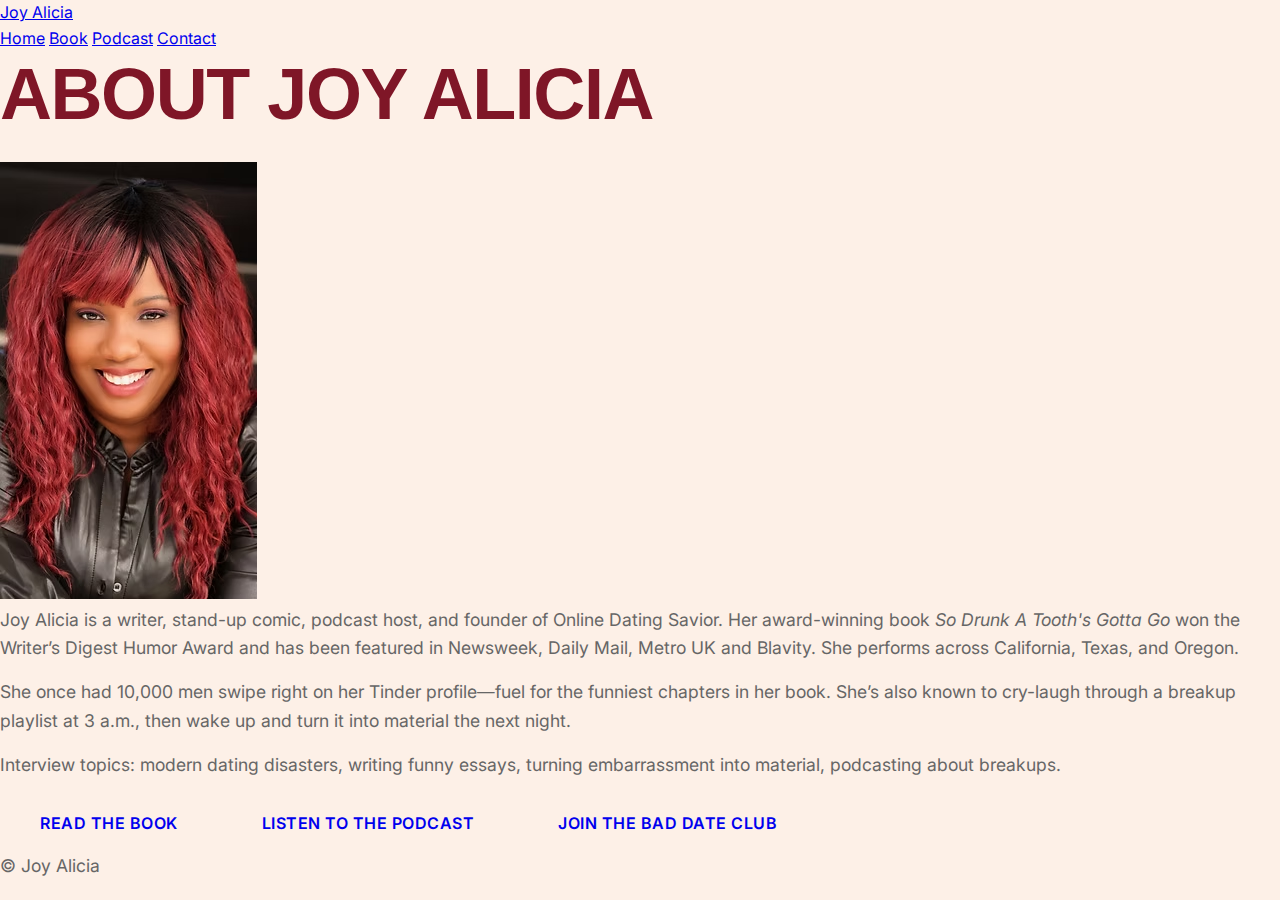
<file: about.html>
<!doctype html>
<html lang="en">
<head>
  <meta charset="utf-8">
  <meta name="viewport" content="width=device-width,initial-scale=1">
  <title>About Joy Alicia</title>
  <meta name="description" content="Joy Alicia is a humor writer and stand-up comic. Her book So Drunk A Tooth's Gotta Go won the Writer's Digest Humor Award.">
  <link rel="stylesheet" href="styles.css">
</head>
<body>
  <header class="site-header">
    <div class="wrap">
      <a class="brand" href="index.html">Joy Alicia</a>
      <nav class="nav">
        <a href="index.html">Home</a>
        <a href="book.html">Book</a>
        <a href="podcast.html">Podcast</a>
        <a href="contact.html">Contact</a>
      </nav>
    </div>
  </header>

  <main class="wrap about-page">
    <h1>About Joy Alicia</h1>
    <div class="about-grid">
      <picture>
        <source srcset="assets/Joy.avif" type="image/avif">
        <source srcset="assets/optimized/headshot-800.avif" type="image/avif">
        <source srcset="assets/optimized/headshot-800.webp" type="image/webp">
        <source srcset="assets/optimized/headshot-800.jpg" type="image/jpeg">
        <img src="assets/Joy.avif" alt="Joy Alicia headshot" class="headshot-large">
      </picture>
      <div>
        <p>Joy Alicia is a writer, stand-up comic, podcast host, and founder of Online Dating Savior. Her award-winning book <em>So Drunk A Tooth's Gotta Go</em> won the Writer’s Digest Humor Award and has been featured in Newsweek, Daily Mail, Metro UK and Blavity. She performs across California, Texas, and Oregon.</p>
        <p>She once had 10,000 men swipe right on her Tinder profile—fuel for the funniest chapters in her book. She’s also known to cry-laugh through a breakup playlist at 3 a.m., then wake up and turn it into material the next night.</p>
        <p>Interview topics: modern dating disasters, writing funny essays, turning embarrassment into material, podcasting about breakups.</p>
        <div class="cta-strip">
          <a class="btn" href="book.html">Read the Book</a>
          <a class="btn" href="podcast.html">Listen to the Podcast</a>
          <a class="btn" href="#">Join the Bad Date Club</a>
        </div>
      </div>
    </div>
  </main>

  <footer class="site-footer">
    <div class="wrap">
      <p>&copy; Joy Alicia</p>
    </div>
  </footer>
</body>
</html>
</file>
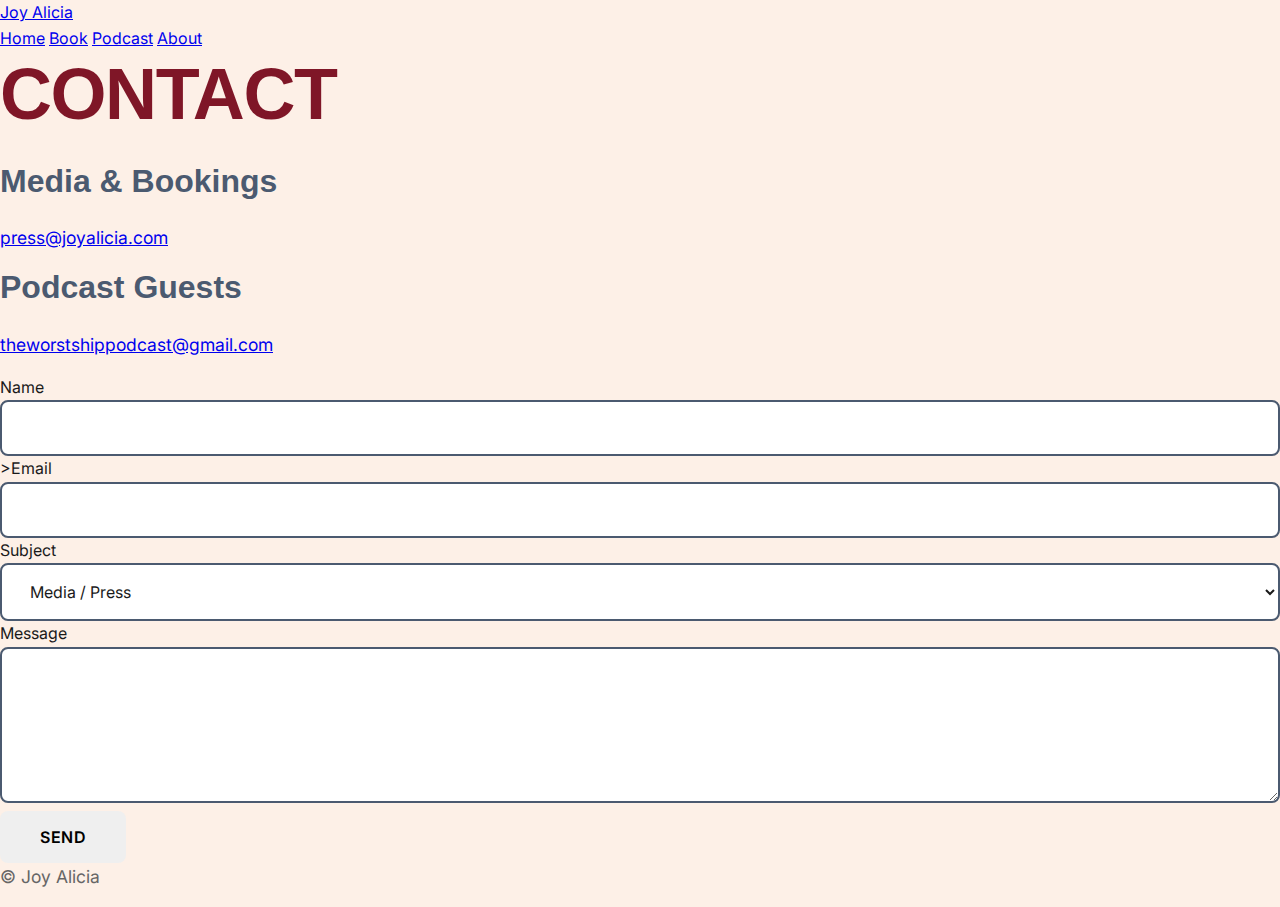
<file: contact.html>
<!doctype html>
<html lang="en">
<head>
  <meta charset="utf-8">
  <meta name="viewport" content="width=device-width,initial-scale=1">
  <title>Contact — Joy Alicia</title>
  <meta name="description" content="Contact Joy Alicia for media, bookings, collaborations, and podcast guest inquiries.">
  <link rel="stylesheet" href="styles.css">
</head>
<body>
  <header class="site-header">
    <div class="wrap">
      <a class="brand" href="index.html">Joy Alicia</a>
      <nav class="nav">
        <a href="index.html">Home</a>
        <a href="book.html">Book</a>
        <a href="podcast.html">Podcast</a>
        <a href="about.html">About</a>
      </nav>
    </div>
  </header>

  <main class="wrap contact-page">
    <h1>Contact</h1>
    <div class="contact-grid">
      <div>
        <h3>Media & Bookings</h3>
        <p><a href="mailto:press@joyalicia.com">press@joyalicia.com</a></p>

        <h3>Podcast Guests</h3>
        <p><a href="mailto:theworstshippodcast@gmail.com">theworstshippodcast@gmail.com</a></p>
      </div>

      <form class="contact-form" action="/api/form-proxy" method="post">
        <label>Name <input name="name" required></label>
        ><label>Email <input name="email" type="email" required></label>
        <label>Subject
          <select name="subject">
            <option>Media / Press</option>
            <option>Booking</option>
            <option>Podcast Guest</option>
            <option>Other</option>
          </select>
        </label>
        <label>Message <textarea name="message" rows="6"></textarea></label>
        <input type="text" name="_gotcha" style="display:none">
        <button class="btn primary" type="submit">Send</button>
      </form>
    </div>
  </main>

  <footer class="site-footer">
    <div class="wrap">
      <p>&copy; Joy Alicia</p>
    </div>
  </footer>
  <script src="scripts/forms.js"></script>
</body>
</html>
</file>
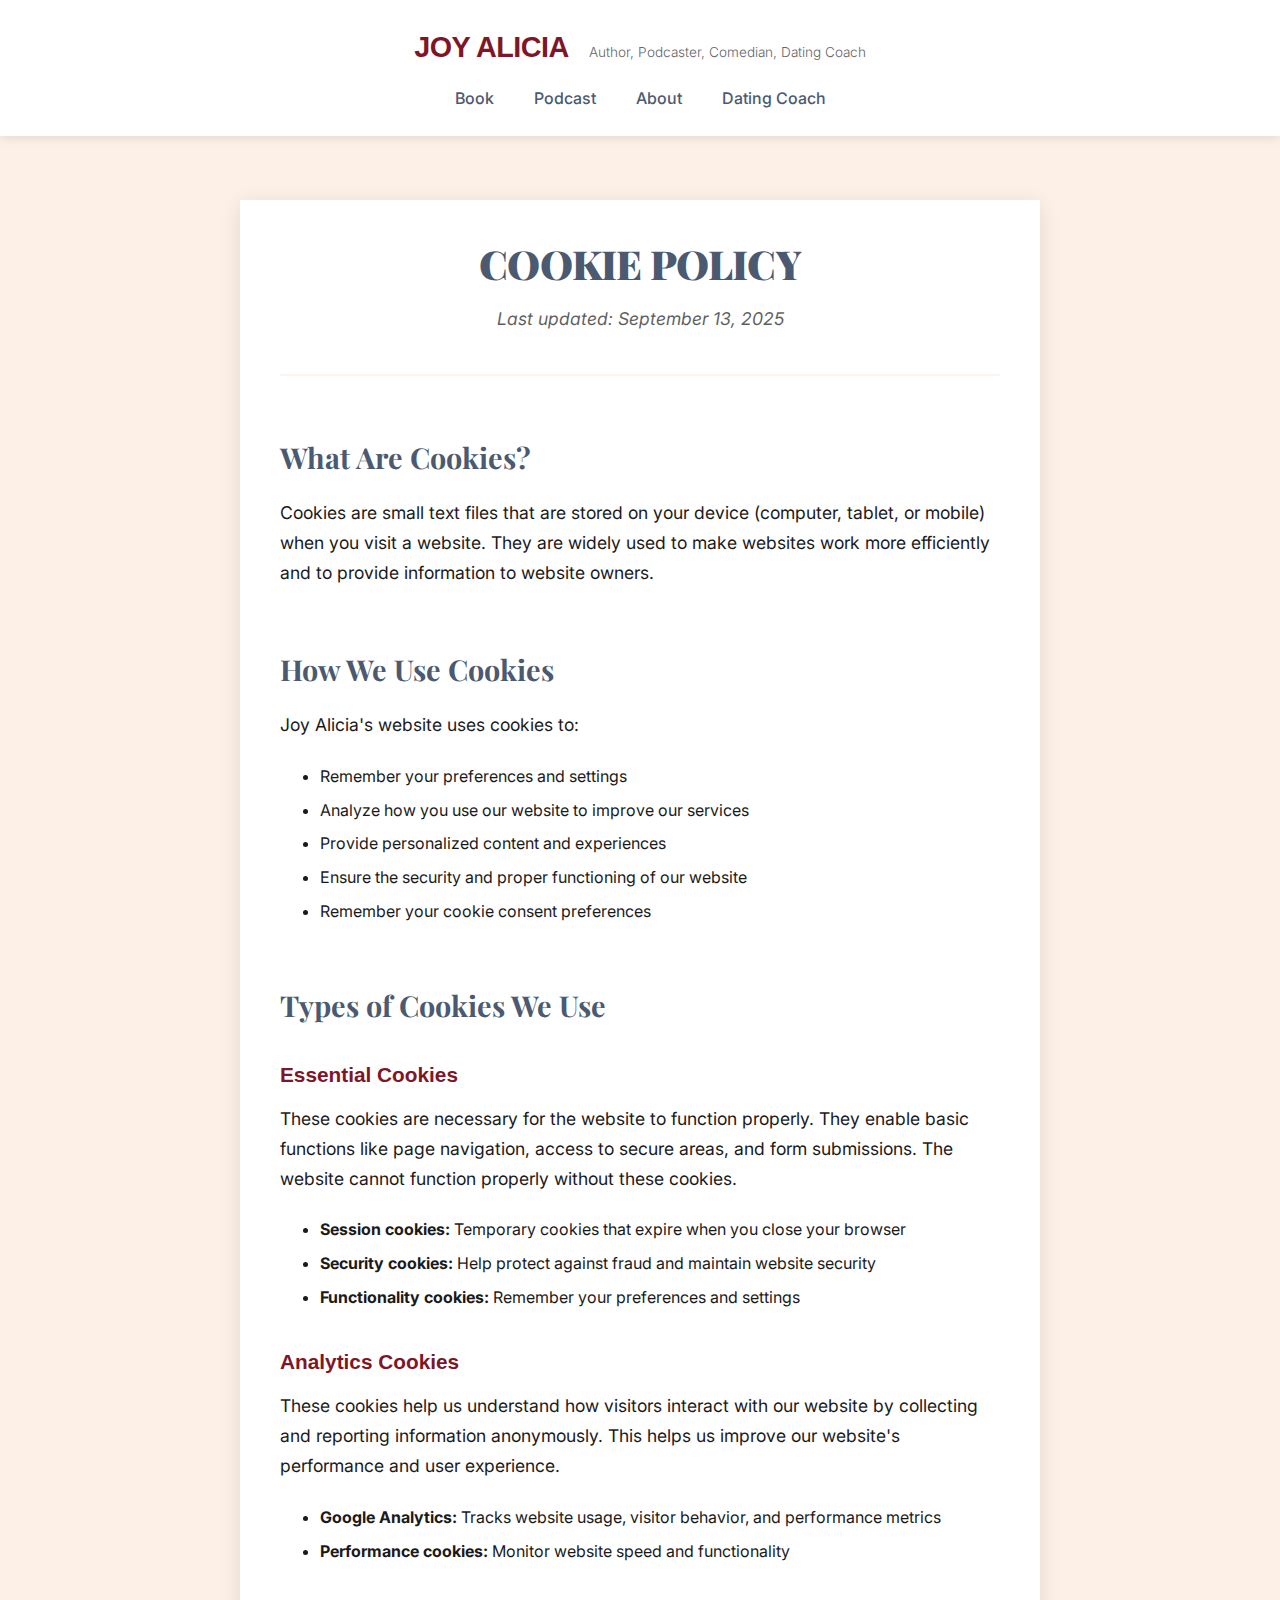
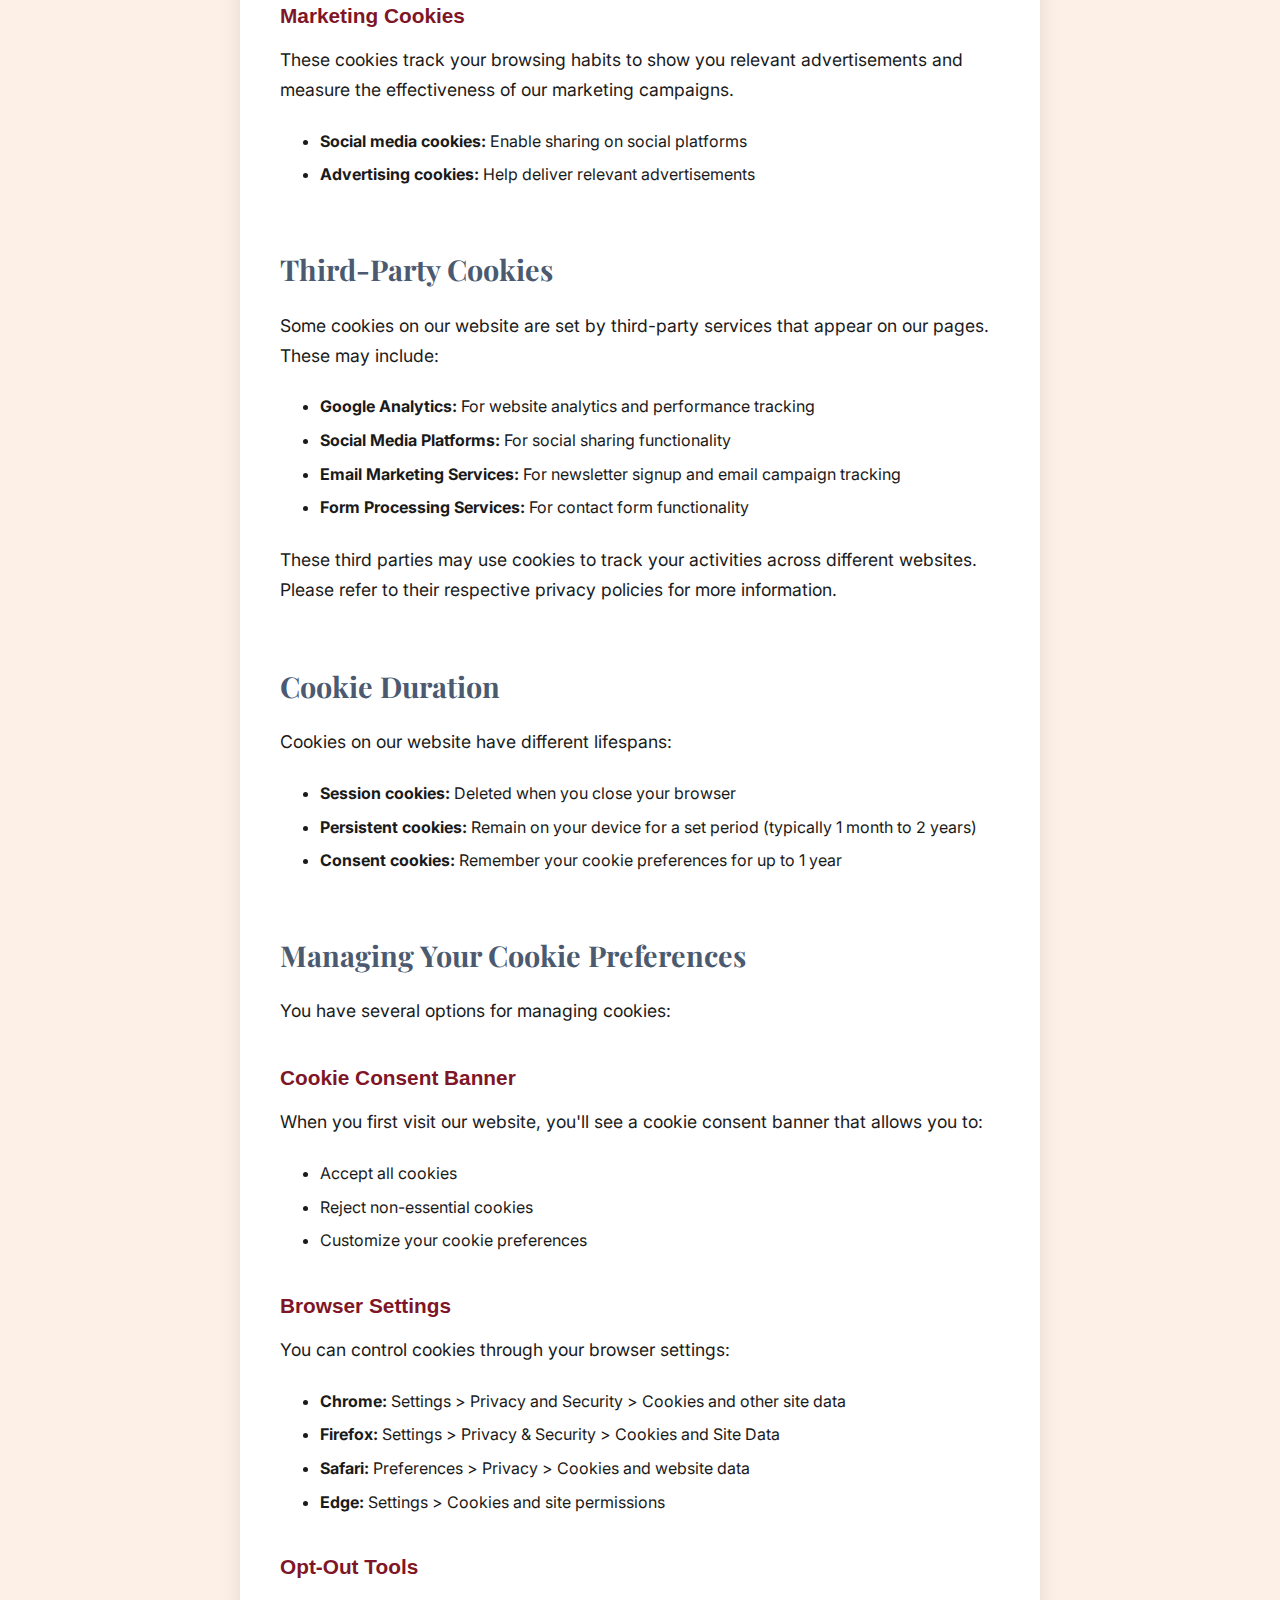
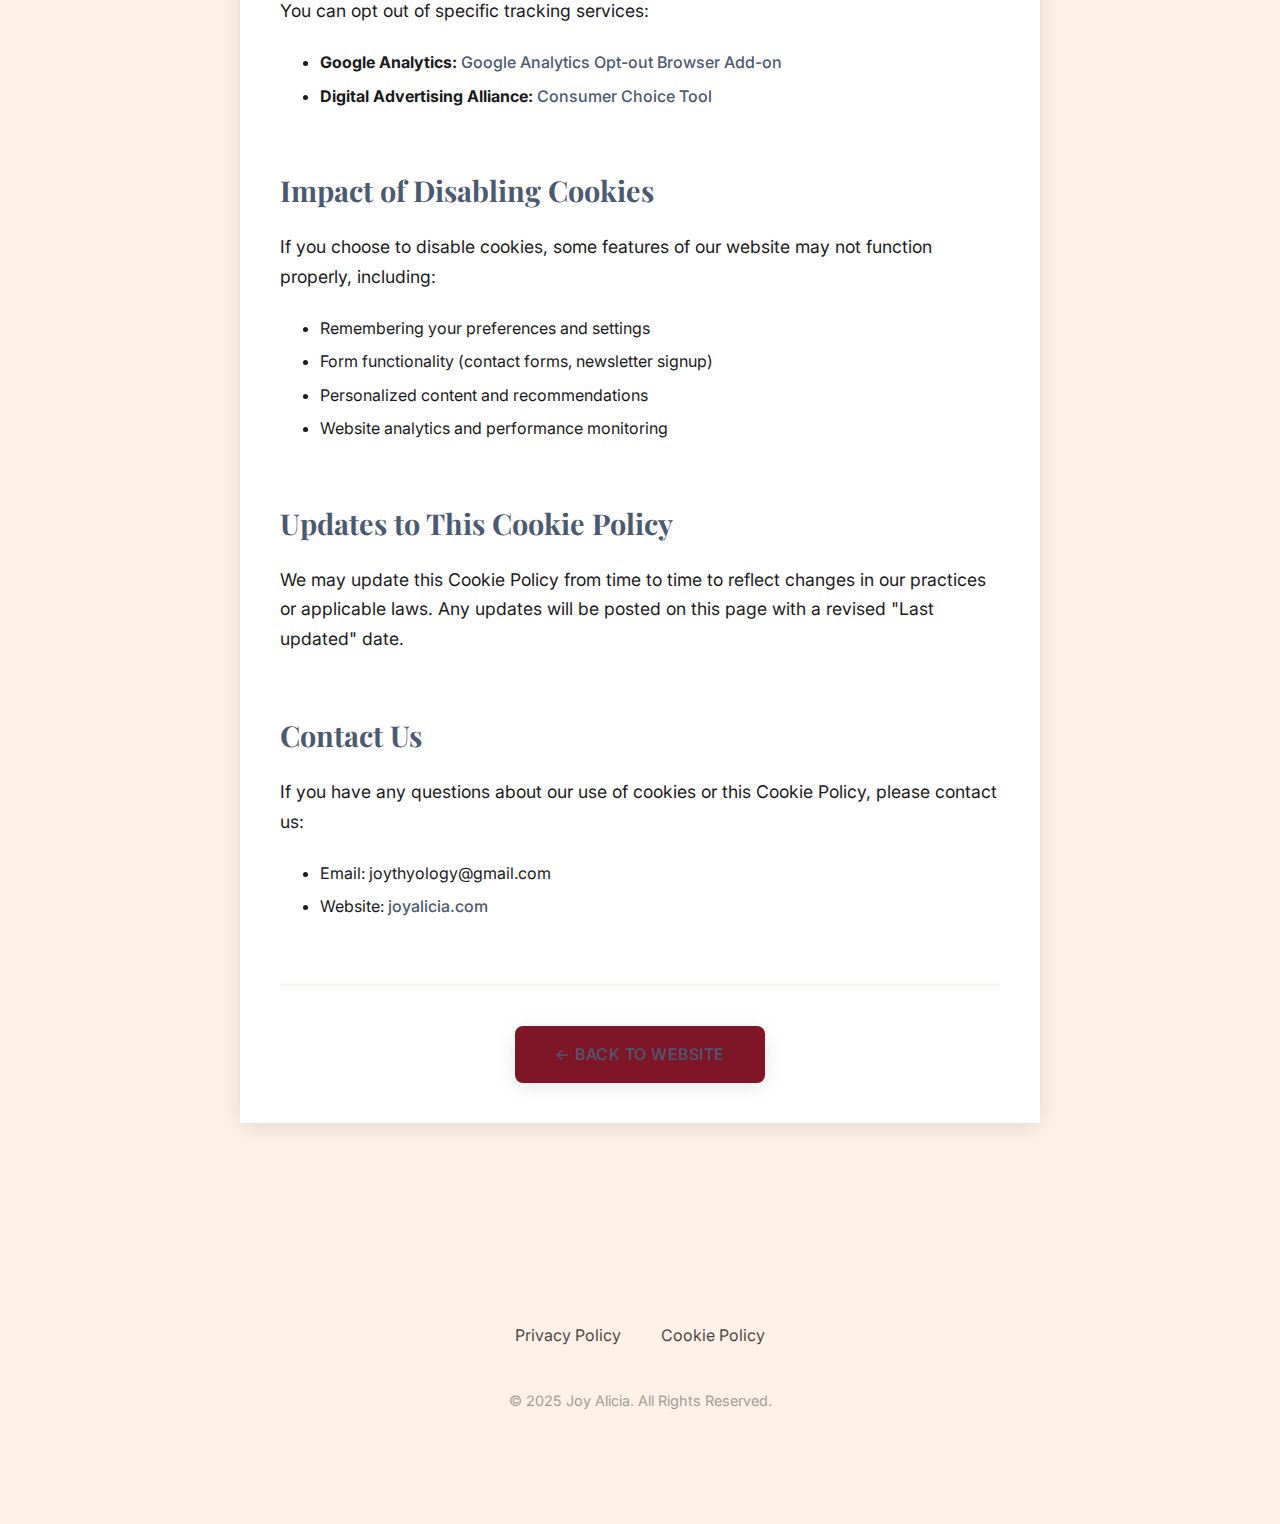
<file: cookie-policy.html>
<!DOCTYPE html>
<html lang="en">
<head>
    <meta charset="UTF-8">
    <meta name="viewport" content="width=device-width, initial-scale=1.0">
    <title>Cookie Policy - Joy Alicia</title>
    <meta name="description" content="Understand how Joy Alicia uses cookies to improve your experience. Read our Cookie Policy.">
    <meta property="og:title" content="Cookie Policy - Joy Alicia">
    <meta property="og:description" content="Understand how Joy Alicia uses cookies to improve your experience.">
    <meta property="og:type" content="website">
    <meta property="og:url" content="https://joyalicia.com/cookie-policy.html">
    <link rel="canonical" href="https://joyalicia.com/cookie-policy.html">
    <link rel="stylesheet" href="styles.css">
    <link rel="preconnect" href="https://fonts.googleapis.com">
    <link rel="preconnect" href="https://fonts.gstatic.com" crossorigin>
    <link href="https://fonts.googleapis.com/css2?family=Playfair+Display:wght@400;700&family=Inter:wght@300;400;500;600;700&display=swap" rel="stylesheet">
</head>
<body>
    <header class="main-header">
        <div class="container header-content">
            <div class="logo-area">
                <a href="index.html" class="logo">Joy Alicia</a>
                <span class="header-tagline">Author, Podcaster, Comedian, Dating Coach</span>
            </div>
            <nav class="main-nav">
                <ul>
                    <li><a href="index.html#book">Book</a></li>
                    <li><a href="index.html#podcast">Podcast</a></li>
                    <li><a href="index.html#about">About</a></li>
                    <li><a href="index.html#dating-coach">Dating Coach</a></li>
                </ul>
            </nav>
        </div>
    </header>

    <main class="policy-page">
        <div class="container">
            <div class="policy-content">
                <h1>Cookie Policy</h1>
                <p class="last-updated">Last updated: September 13, 2025</p>

                <section>
                    <h2>What Are Cookies?</h2>
                    <p>Cookies are small text files that are stored on your device (computer, tablet, or mobile) when you visit a website. They are widely used to make websites work more efficiently and to provide information to website owners.</p>
                </section>

                <section>
                    <h2>How We Use Cookies</h2>
                    <p>Joy Alicia's website uses cookies to:</p>
                    <ul>
                        <li>Remember your preferences and settings</li>
                        <li>Analyze how you use our website to improve our services</li>
                        <li>Provide personalized content and experiences</li>
                        <li>Ensure the security and proper functioning of our website</li>
                        <li>Remember your cookie consent preferences</li>
                    </ul>
                </section>

                <section>
                    <h2>Types of Cookies We Use</h2>
                    
                    <h3>Essential Cookies</h3>
                    <p>These cookies are necessary for the website to function properly. They enable basic functions like page navigation, access to secure areas, and form submissions. The website cannot function properly without these cookies.</p>
                    <ul>
                        <li><strong>Session cookies:</strong> Temporary cookies that expire when you close your browser</li>
                        <li><strong>Security cookies:</strong> Help protect against fraud and maintain website security</li>
                        <li><strong>Functionality cookies:</strong> Remember your preferences and settings</li>
                    </ul>

                    <h3>Analytics Cookies</h3>
                    <p>These cookies help us understand how visitors interact with our website by collecting and reporting information anonymously. This helps us improve our website's performance and user experience.</p>
                    <ul>
                        <li><strong>Google Analytics:</strong> Tracks website usage, visitor behavior, and performance metrics</li>
                        <li><strong>Performance cookies:</strong> Monitor website speed and functionality</li>
                    </ul>

                    <h3>Marketing Cookies</h3>
                    <p>These cookies track your browsing habits to show you relevant advertisements and measure the effectiveness of our marketing campaigns.</p>
                    <ul>
                        <li><strong>Social media cookies:</strong> Enable sharing on social platforms</li>
                        <li><strong>Advertising cookies:</strong> Help deliver relevant advertisements</li>
                    </ul>
                </section>

                <section>
                    <h2>Third-Party Cookies</h2>
                    <p>Some cookies on our website are set by third-party services that appear on our pages. These may include:</p>
                    <ul>
                        <li><strong>Google Analytics:</strong> For website analytics and performance tracking</li>
                        <li><strong>Social Media Platforms:</strong> For social sharing functionality</li>
                        <li><strong>Email Marketing Services:</strong> For newsletter signup and email campaign tracking</li>
                        <li><strong>Form Processing Services:</strong> For contact form functionality</li>
                    </ul>
                    <p>These third parties may use cookies to track your activities across different websites. Please refer to their respective privacy policies for more information.</p>
                </section>

                <section>
                    <h2>Cookie Duration</h2>
                    <p>Cookies on our website have different lifespans:</p>
                    <ul>
                        <li><strong>Session cookies:</strong> Deleted when you close your browser</li>
                        <li><strong>Persistent cookies:</strong> Remain on your device for a set period (typically 1 month to 2 years)</li>
                        <li><strong>Consent cookies:</strong> Remember your cookie preferences for up to 1 year</li>
                    </ul>
                </section>

                <section>
                    <h2>Managing Your Cookie Preferences</h2>
                    <p>You have several options for managing cookies:</p>
                    
                    <h3>Cookie Consent Banner</h3>
                    <p>When you first visit our website, you'll see a cookie consent banner that allows you to:</p>
                    <ul>
                        <li>Accept all cookies</li>
                        <li>Reject non-essential cookies</li>
                        <li>Customize your cookie preferences</li>
                    </ul>

                    <h3>Browser Settings</h3>
                    <p>You can control cookies through your browser settings:</p>
                    <ul>
                        <li><strong>Chrome:</strong> Settings > Privacy and Security > Cookies and other site data</li>
                        <li><strong>Firefox:</strong> Settings > Privacy & Security > Cookies and Site Data</li>
                        <li><strong>Safari:</strong> Preferences > Privacy > Cookies and website data</li>
                        <li><strong>Edge:</strong> Settings > Cookies and site permissions</li>
                    </ul>

                    <h3>Opt-Out Tools</h3>
                    <p>You can opt out of specific tracking services:</p>
                    <ul>
                        <li><strong>Google Analytics:</strong> <a href="https://tools.google.com/dlpage/gaoptout" target="_blank">Google Analytics Opt-out Browser Add-on</a></li>
                        <li><strong>Digital Advertising Alliance:</strong> <a href="http://optout.aboutads.info/" target="_blank">Consumer Choice Tool</a></li>
                    </ul>
                </section>

                <section>
                    <h2>Impact of Disabling Cookies</h2>
                    <p>If you choose to disable cookies, some features of our website may not function properly, including:</p>
                    <ul>
                        <li>Remembering your preferences and settings</li>
                        <li>Form functionality (contact forms, newsletter signup)</li>
                        <li>Personalized content and recommendations</li>
                        <li>Website analytics and performance monitoring</li>
                    </ul>
                </section>

                <section>
                    <h2>Updates to This Cookie Policy</h2>
                    <p>We may update this Cookie Policy from time to time to reflect changes in our practices or applicable laws. Any updates will be posted on this page with a revised "Last updated" date.</p>
                </section>

                <section>
                    <h2>Contact Us</h2>
                    <p>If you have any questions about our use of cookies or this Cookie Policy, please contact us:</p>
                    <ul>
                        <li>Email: joythyology@gmail.com</li>
                        <li>Website: <a href="index.html">joyalicia.com</a></li>
                    </ul>
                </section>

                <div class="back-to-site">
                    <a href="index.html" class="btn btn-primary">← Back to Website</a>
                </div>
            </div>
        </div>
    </main>

    <footer class="footer">
        <div class="container">
            <ul class="footer-links">
                <li><a href="privacy-policy.html">Privacy Policy</a></li>
                <li><a href="cookie-policy.html">Cookie Policy</a></li>
            </ul>
            <p class="footer-copyright">&copy; 2025 Joy Alicia. All Rights Reserved.</p>
        </div>
    </footer>
</body>
</html>
</file>
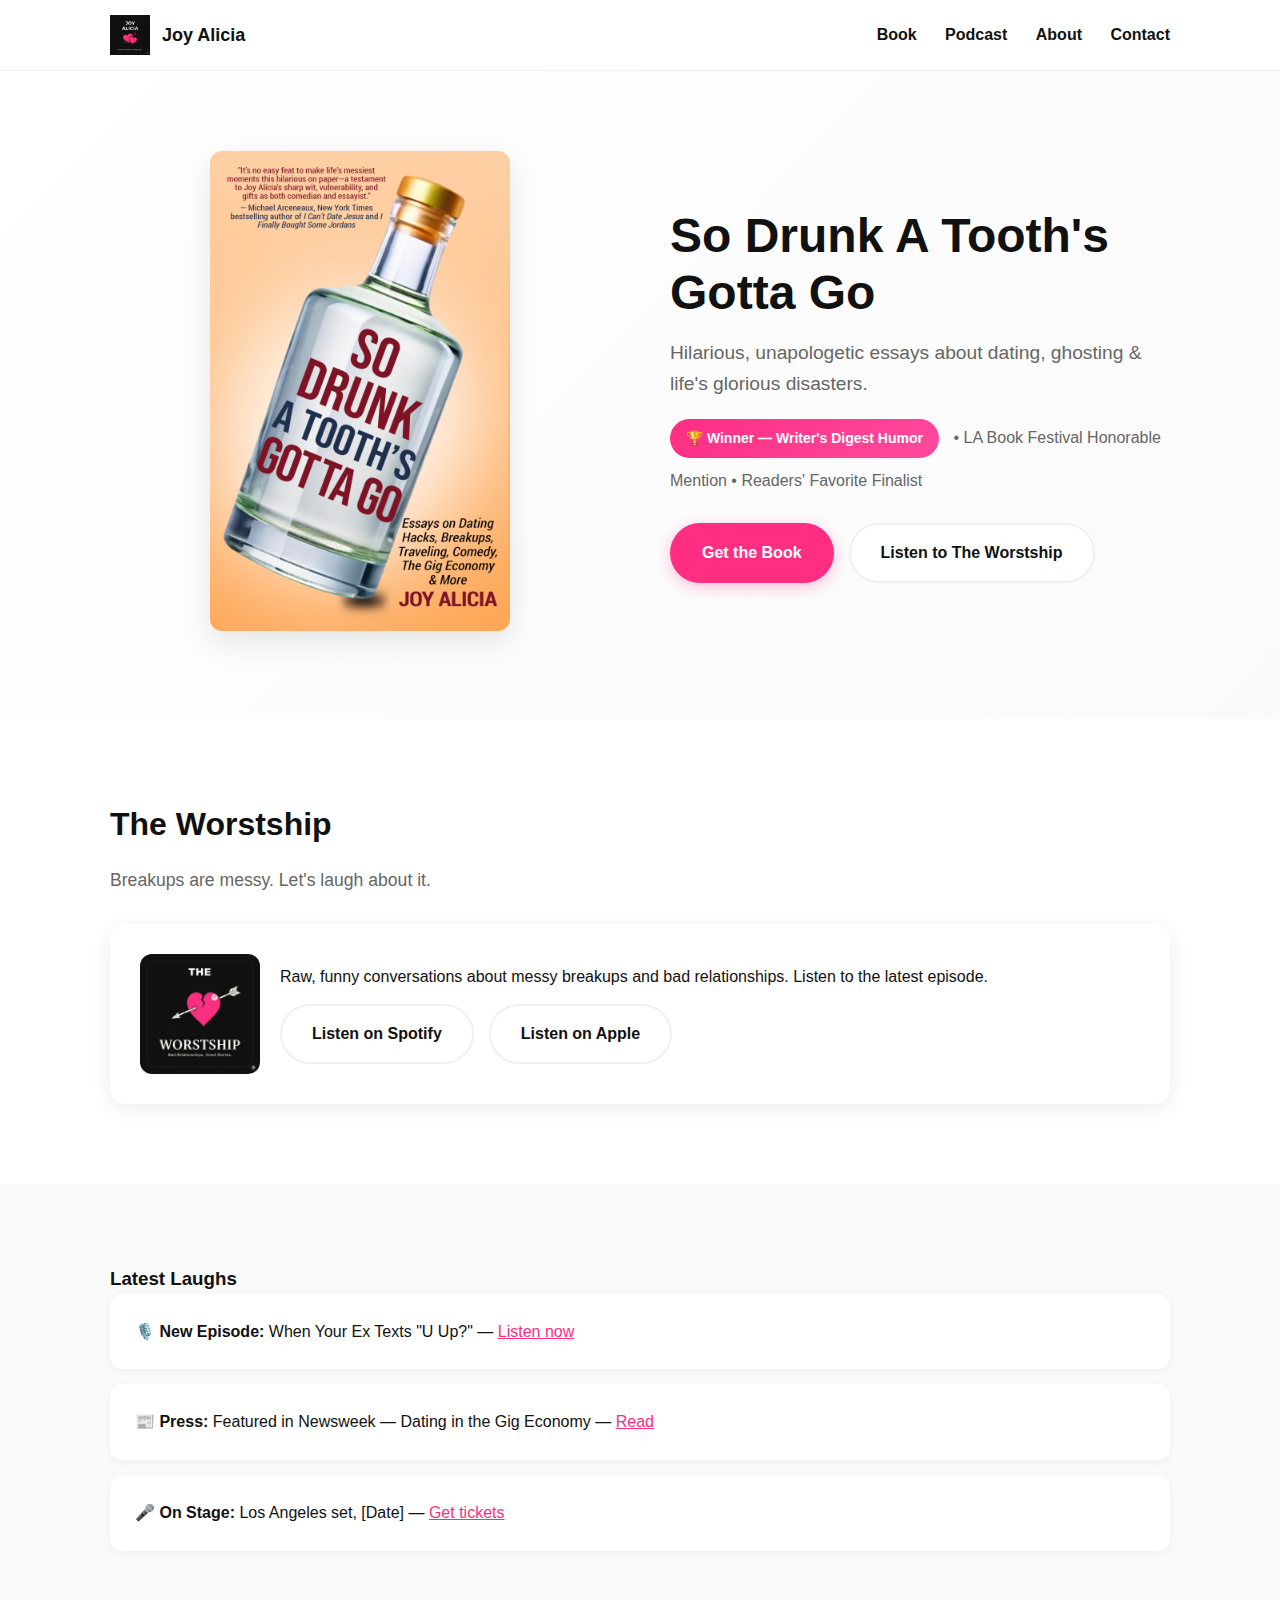
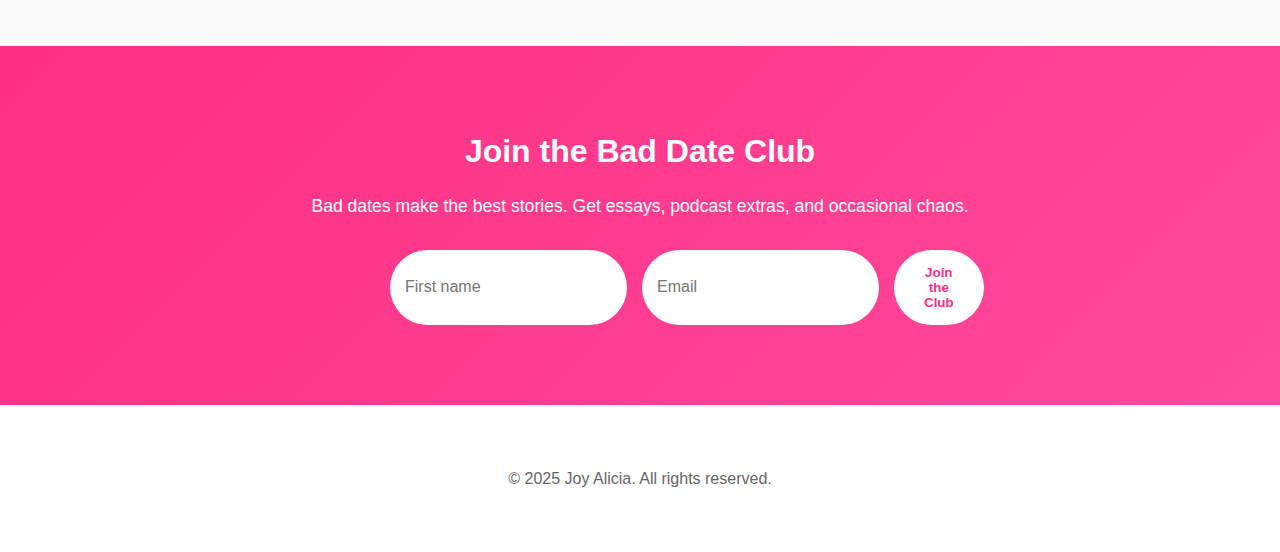
<file: index-new.html>
<!DOCTYPE html>
<html lang="en">
<head>
    <meta charset="UTF-8">
    <meta name="viewport" content="width=device-width, initial-scale=1.0">
    <title>Joy Alicia — Author, Comedian & Host of The Worstship</title>
    <meta name="description" content="Award-winning author and comedian Joy Alicia. So Drunk A Tooth's Gotta Go—hilarious essays on dating, ghosting, travel & the gig economy.">
    <meta property="og:title" content="Joy Alicia — So Drunk A Tooth's Gotta Go">
    <meta property="og:description" content="Hilarious, unapologetic essays about dating, ghosting & life's glorious disasters.">
    <meta property="og:image" content="assets/Card.png">
    <style>
        :root {
            --accent: #ff2e83;
            --text: #111111;
            --muted: #666666;
            --bg: #ffffff;
            --border: #f0f0f0;
        }

        * {
            box-sizing: border-box;
            margin: 0;
            padding: 0;
        }

        body {
            font-family: -apple-system, BlinkMacSystemFont, 'Segoe UI', Roboto, sans-serif;
            line-height: 1.6;
            color: var(--text);
            background: var(--bg);
        }

        .container {
            max-width: 1100px;
            margin: 0 auto;
            padding: 20px;
        }

        /* Header */
        header {
            border-bottom: 1px solid var(--border);
            background: white;
            position: sticky;
            top: 0;
            z-index: 100;
        }

        .header-content {
            display: flex;
            align-items: center;
            justify-content: space-between;
            padding: 15px 20px;
            max-width: 1100px;
            margin: 0 auto;
        }

        .logo {
            display: flex;
            align-items: center;
            gap: 12px;
            text-decoration: none;
            color: var(--text);
            font-weight: 700;
            font-size: 18px;
        }

        .logo img {
            height: 40px;
            width: auto;
        }

        nav a {
            margin-left: 24px;
            text-decoration: none;
            color: var(--text);
            font-weight: 600;
            transition: color 0.2s;
        }

        nav a:hover {
            color: var(--accent);
        }

        /* Hero Section */
        .hero {
            padding: 60px 0;
            background: linear-gradient(135deg, #fff 0%, #fafafa 100%);
        }

        .hero-grid {
            display: grid;
            grid-template-columns: 1fr;
            gap: 40px;
            align-items: center;
        }

        .hero-image {
            text-align: center;
        }

        .hero-image img {
            max-width: 300px;
            width: 100%;
            border-radius: 12px;
            box-shadow: 0 10px 30px rgba(0,0,0,0.1);
        }

        .hero-content h1 {
            font-size: 2.5rem;
            font-weight: 800;
            margin-bottom: 16px;
            line-height: 1.2;
        }

        .tagline {
            font-size: 1.2rem;
            color: var(--muted);
            margin-bottom: 20px;
        }

        .awards {
            margin-bottom: 30px;
        }

        .badge {
            background: linear-gradient(135deg, var(--accent), #ff4a9c);
            color: white;
            padding: 8px 16px;
            border-radius: 50px;
            font-weight: 700;
            font-size: 14px;
            display: inline-block;
            margin-right: 10px;
            margin-bottom: 10px;
        }

        .cta-buttons {
            display: flex;
            flex-wrap: wrap;
            gap: 15px;
        }

        .btn {
            display: inline-block;
            padding: 15px 30px;
            border-radius: 50px;
            text-decoration: none;
            font-weight: 600;
            transition: all 0.3s ease;
            border: 2px solid transparent;
        }

        .btn-primary {
            background: var(--accent);
            color: white;
            box-shadow: 0 4px 15px rgba(255, 46, 131, 0.3);
        }

        .btn-primary:hover {
            transform: translateY(-2px);
            box-shadow: 0 6px 20px rgba(255, 46, 131, 0.4);
        }

        .btn-secondary {
            background: white;
            color: var(--text);
            border: 2px solid var(--border);
        }

        .btn-secondary:hover {
            border-color: var(--accent);
            color: var(--accent);
        }

        /* Podcast Section */
        .podcast-section {
            padding: 60px 0;
        }

        .podcast-section h2 {
            font-size: 2rem;
            margin-bottom: 16px;
        }

        .podcast-subtitle {
            font-size: 1.1rem;
            color: var(--muted);
            margin-bottom: 30px;
        }

        .podcast-card {
            display: flex;
            align-items: center;
            gap: 20px;
            background: white;
            padding: 30px;
            border-radius: 16px;
            box-shadow: 0 4px 20px rgba(0,0,0,0.08);
        }

        .podcast-card img {
            width: 120px;
            height: 120px;
            border-radius: 12px;
            object-fit: cover;
        }

        .podcast-links {
            display: flex;
            gap: 15px;
            margin-top: 15px;
            flex-wrap: wrap;
        }

        /* Latest Updates */
        .updates-section {
            padding: 60px 0;
            background: #fafafa;
        }

        .update-card {
            background: white;
            padding: 25px;
            border-radius: 12px;
            margin-bottom: 15px;
            box-shadow: 0 2px 10px rgba(0,0,0,0.05);
        }

        /* Newsletter */
        .newsletter-section {
            padding: 60px 0;
            background: linear-gradient(135deg, var(--accent), #ff4a9c);
            color: white;
            text-align: center;
        }

        .newsletter-form {
            max-width: 500px;
            margin: 30px auto 0;
            display: flex;
            gap: 15px;
            flex-wrap: wrap;
        }

        .newsletter-form input {
            flex: 1;
            min-width: 200px;
            padding: 15px;
            border: none;
            border-radius: 50px;
            font-size: 16px;
        }

        .newsletter-form button {
            padding: 15px 30px;
            background: white;
            color: var(--accent);
            border: none;
            border-radius: 50px;
            font-weight: 700;
            cursor: pointer;
            transition: transform 0.2s;
        }

        .newsletter-form button:hover {
            transform: scale(1.05);
        }

        /* Footer */
        footer {
            padding: 40px 0;
            border-top: 1px solid var(--border);
            text-align: center;
            color: var(--muted);
        }

        /* Responsive */
        @media (min-width: 768px) {
            .hero-grid {
                grid-template-columns: 1fr 1fr;
                gap: 60px;
            }

            .hero-content h1 {
                font-size: 3rem;
            }

            .newsletter-form {
                flex-wrap: nowrap;
            }

            .newsletter-form input {
                min-width: auto;
            }
        }
    </style>
</head>
<body>
    <header>
        <div class="header-content">
            <a href="#" class="logo">
                <img src="assets/Logo.png" alt="Joy Alicia">
                <span>Joy Alicia</span>
            </a>
            <nav>
                <a href="#book">Book</a>
                <a href="#podcast">Podcast</a>
                <a href="#about">About</a>
                <a href="#contact">Contact</a>
            </nav>
        </div>
    </header>

    <main>
        <!-- Hero Section -->
        <section class="hero">
            <div class="container">
                <div class="hero-grid">
                    <div class="hero-image">
                        <img src="assets/Front Cover.png" alt="So Drunk A Tooth's Gotta Go book cover">
                    </div>
                    <div class="hero-content">
                        <h1>So Drunk A Tooth's Gotta Go</h1>
                        <p class="tagline">Hilarious, unapologetic essays about dating, ghosting & life's glorious disasters.</p>
                        <div class="awards">
                            <span class="badge">🏆 Winner — Writer's Digest Humor</span>
                            <span style="color: var(--muted);">• LA Book Festival Honorable Mention • Readers' Favorite Finalist</span>
                        </div>
                        <div class="cta-buttons">
                            <a href="#" class="btn btn-primary">Get the Book</a>
                            <a href="#" class="btn btn-secondary">Listen to The Worstship</a>
                        </div>
                    </div>
                </div>
            </div>
        </section>

        <!-- Podcast Section -->
        <section class="podcast-section" id="podcast">
            <div class="container">
                <h2>The Worstship</h2>
                <p class="podcast-subtitle">Breakups are messy. Let's laugh about it.</p>
                <div class="podcast-card">
                    <img src="assets/The Worstship.png" alt="The Worstship podcast">
                    <div>
                        <p>Raw, funny conversations about messy breakups and bad relationships. Listen to the latest episode.</p>
                        <div class="podcast-links">
                            <a href="#" class="btn btn-secondary">Listen on Spotify</a>
                            <a href="#" class="btn btn-secondary">Listen on Apple</a>
                        </div>
                    </div>
                </div>
            </div>
        </section>

        <!-- Latest Updates -->
        <section class="updates-section">
            <div class="container">
                <h3>Latest Laughs</h3>
                <div class="update-card">
                    <strong>🎙️ New Episode:</strong> When Your Ex Texts "U Up?" — <a href="#" style="color: var(--accent);">Listen now</a>
                </div>
                <div class="update-card">
                    <strong>📰 Press:</strong> Featured in Newsweek — Dating in the Gig Economy — <a href="#" style="color: var(--accent);">Read</a>
                </div>
                <div class="update-card">
                    <strong>🎤 On Stage:</strong> Los Angeles set, [Date] — <a href="#" style="color: var(--accent);">Get tickets</a>
                </div>
            </div>
        </section>

        <!-- Newsletter -->
        <section class="newsletter-section">
            <div class="container">
                <h3 style="font-size: 2rem; margin-bottom: 15px;">Join the Bad Date Club</h3>
                <p style="font-size: 1.1rem;">Bad dates make the best stories. Get essays, podcast extras, and occasional chaos.</p>
                <form class="newsletter-form" action="/api/form-proxy" method="post">
                    <input type="text" name="first" placeholder="First name" required>
                    <input type="email" name="email" placeholder="Email" required>
                    <input type="text" name="_gotcha" style="display:none">
                    <button type="submit">Join the Club</button>
                </form>
            </div>
        </section>
    </main>

    <footer>
        <div class="container">
            <p>&copy; 2025 Joy Alicia. All rights reserved.</p>
        </div>
    </footer>

    <script src="scripts/forms.js"></script>
</body>
</html>
</file>
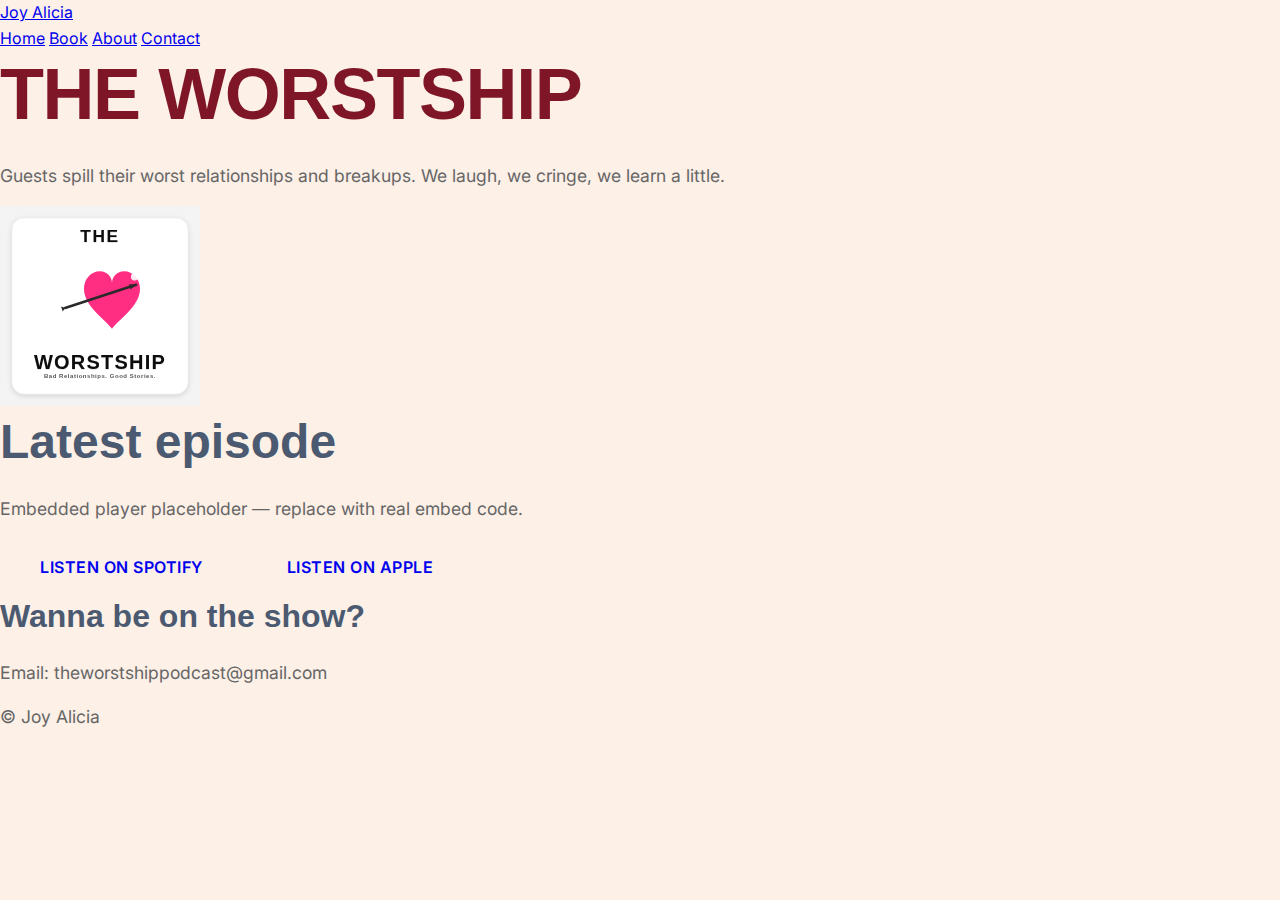
<file: podcast.html>
<!doctype html>
<html lang="en">
<head>
  <meta charset="utf-8">
  <meta name="viewport" content="width=device-width,initial-scale=1">
  <title>The Worstship — Podcast</title>
  <meta name="description" content="The Worstship — candid, hilarious conversations about bad relationships and breakups. Listen on Spotify and Apple Podcasts.">
  <meta property="og:title" content="The Worstship — Podcast">
  <meta property="og:description" content="Breakups are messy. Let’s laugh about it.">
  <link rel="stylesheet" href="styles.css">
  <script type="application/ld+json">
  {
    "@context":"https://schema.org",
    "@type":"PodcastSeries",
    "name":"The Worstship",
    "description":"Guests spill their worst relationships and breakups. We laugh, we cringe, we learn a little.",
    "publisher": {"@type":"Organization","name":"Joy Alicia"},
    "image":"assets/og-image.jpg"
  }
  </script>
</head>
<body>
  <header class="site-header">
    <div class="wrap">
      <a class="brand" href="index.html">Joy Alicia</a>
      <nav class="nav">
        <a href="index.html">Home</a>
        <a href="book.html">Book</a>
        <a href="about.html">About</a>
        <a href="contact.html">Contact</a>
      </nav>
    </div>
  </header>

  <main class="wrap">
    <section class="podcast-hero">
      <h1>The Worstship</h1>
      <p class="lead">Guests spill their worst relationships and breakups. We laugh, we cringe, we learn a little.</p>
    <div class="episode">
        <div class="episode-art">
          <picture>
            <source srcset="assets/worstship_logo_based_primary.svg" type="image/svg+xml">
            <source srcset="assets/worstship_logo_based_dark.svg" type="image/svg+xml">
            <source srcset="assets/optimized/podcast-cover-800.avif" type="image/avif">
            <source srcset="assets/optimized/podcast-cover-800.webp" type="image/webp">
            <source srcset="assets/optimized/podcast-cover-800.jpg" type="image/jpeg">
            <img src="assets/worstship_logo_based_primary.svg" alt="The Worstship cover" style="width:200px;">
          </picture>
        </div>
        <div class="episode-meta">
      <h2>Latest episode</h2>
      <p>Embedded player placeholder — replace with real embed code.</p>
          <div class="inline-ctas">
            <a class="btn" href="#">Listen on Spotify</a>
            <a class="btn" href="#">Listen on Apple</a>
          </div>
        </div>
      </div>

      <section class="guest-cta">
        <h3>Wanna be on the show?</h3>
        <p>Email: theworstshippodcast@gmail.com</p>
      </section>
    </section>
  </main>

  <footer class="site-footer">
    <div class="wrap">
      <p>&copy; Joy Alicia</p>
    </div>
  </footer>
  <script src="scripts/forms.js"></script>
</body>
</html>
</file>
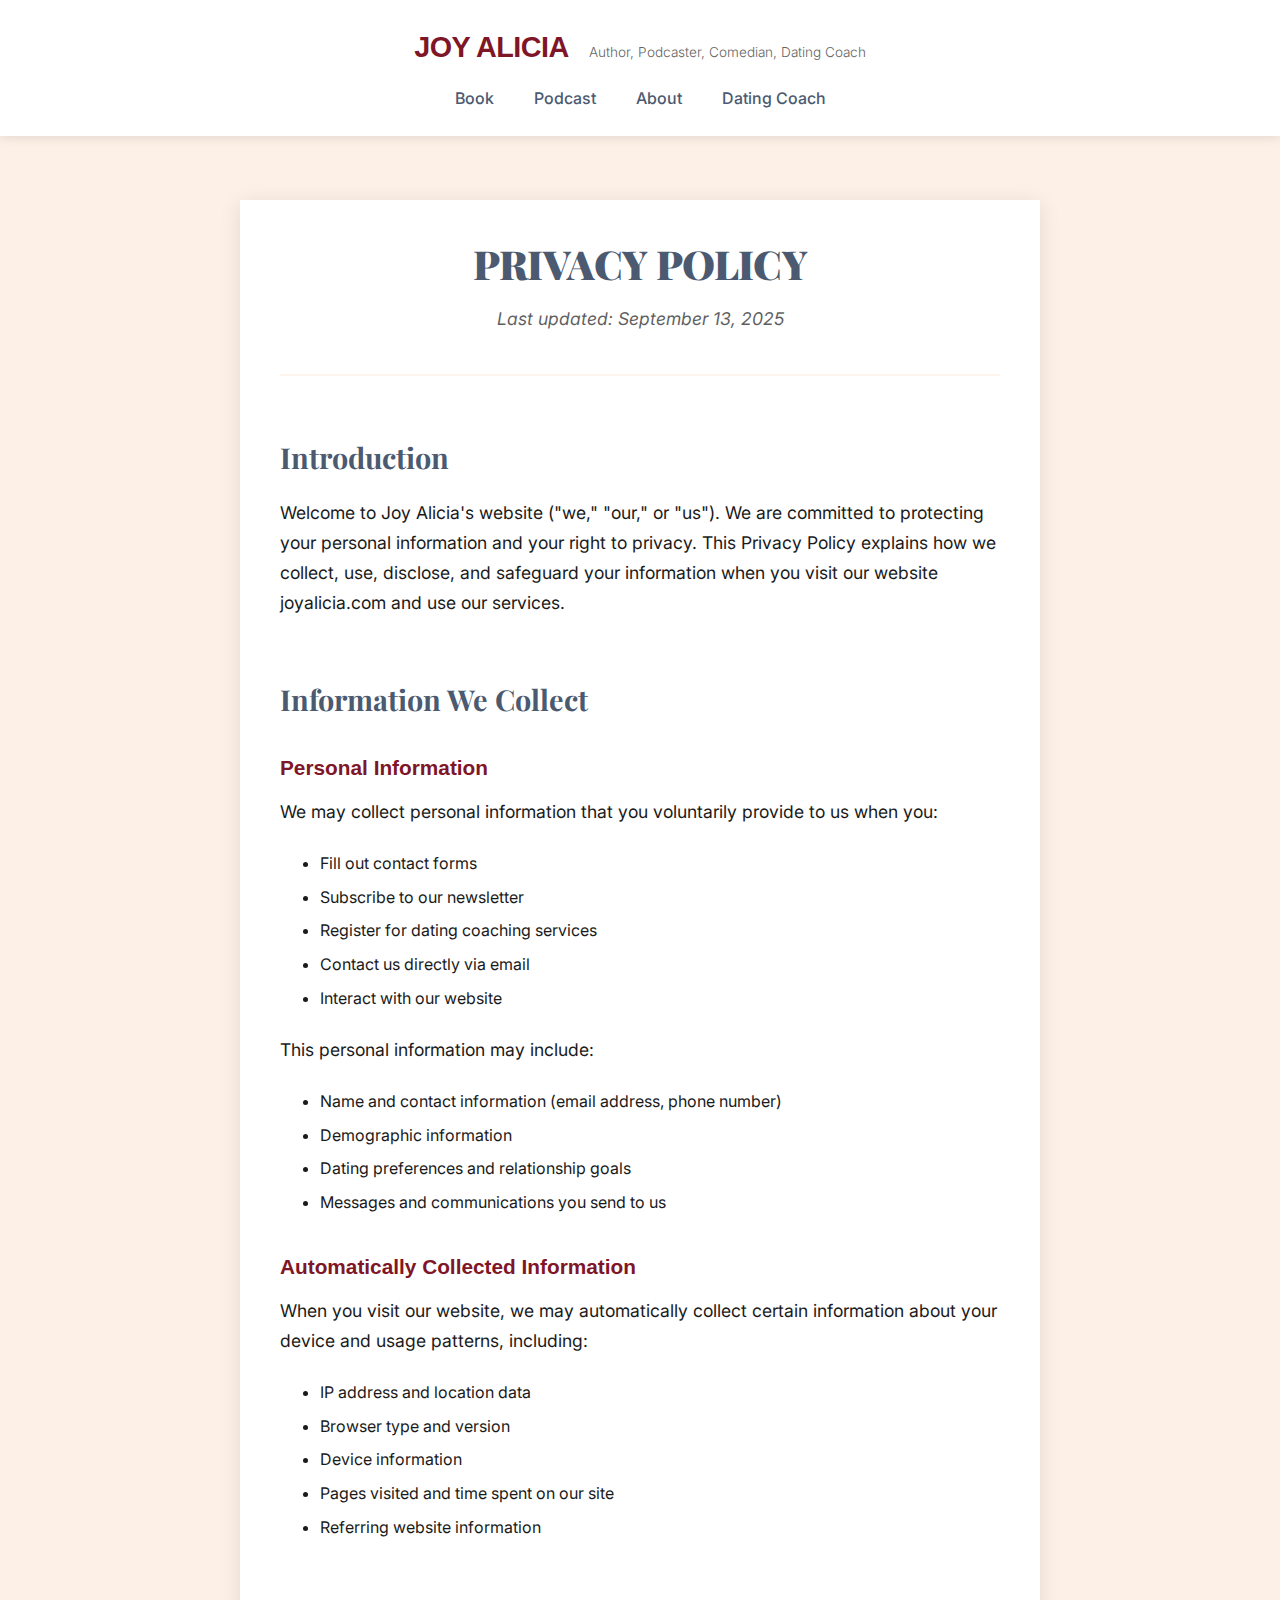
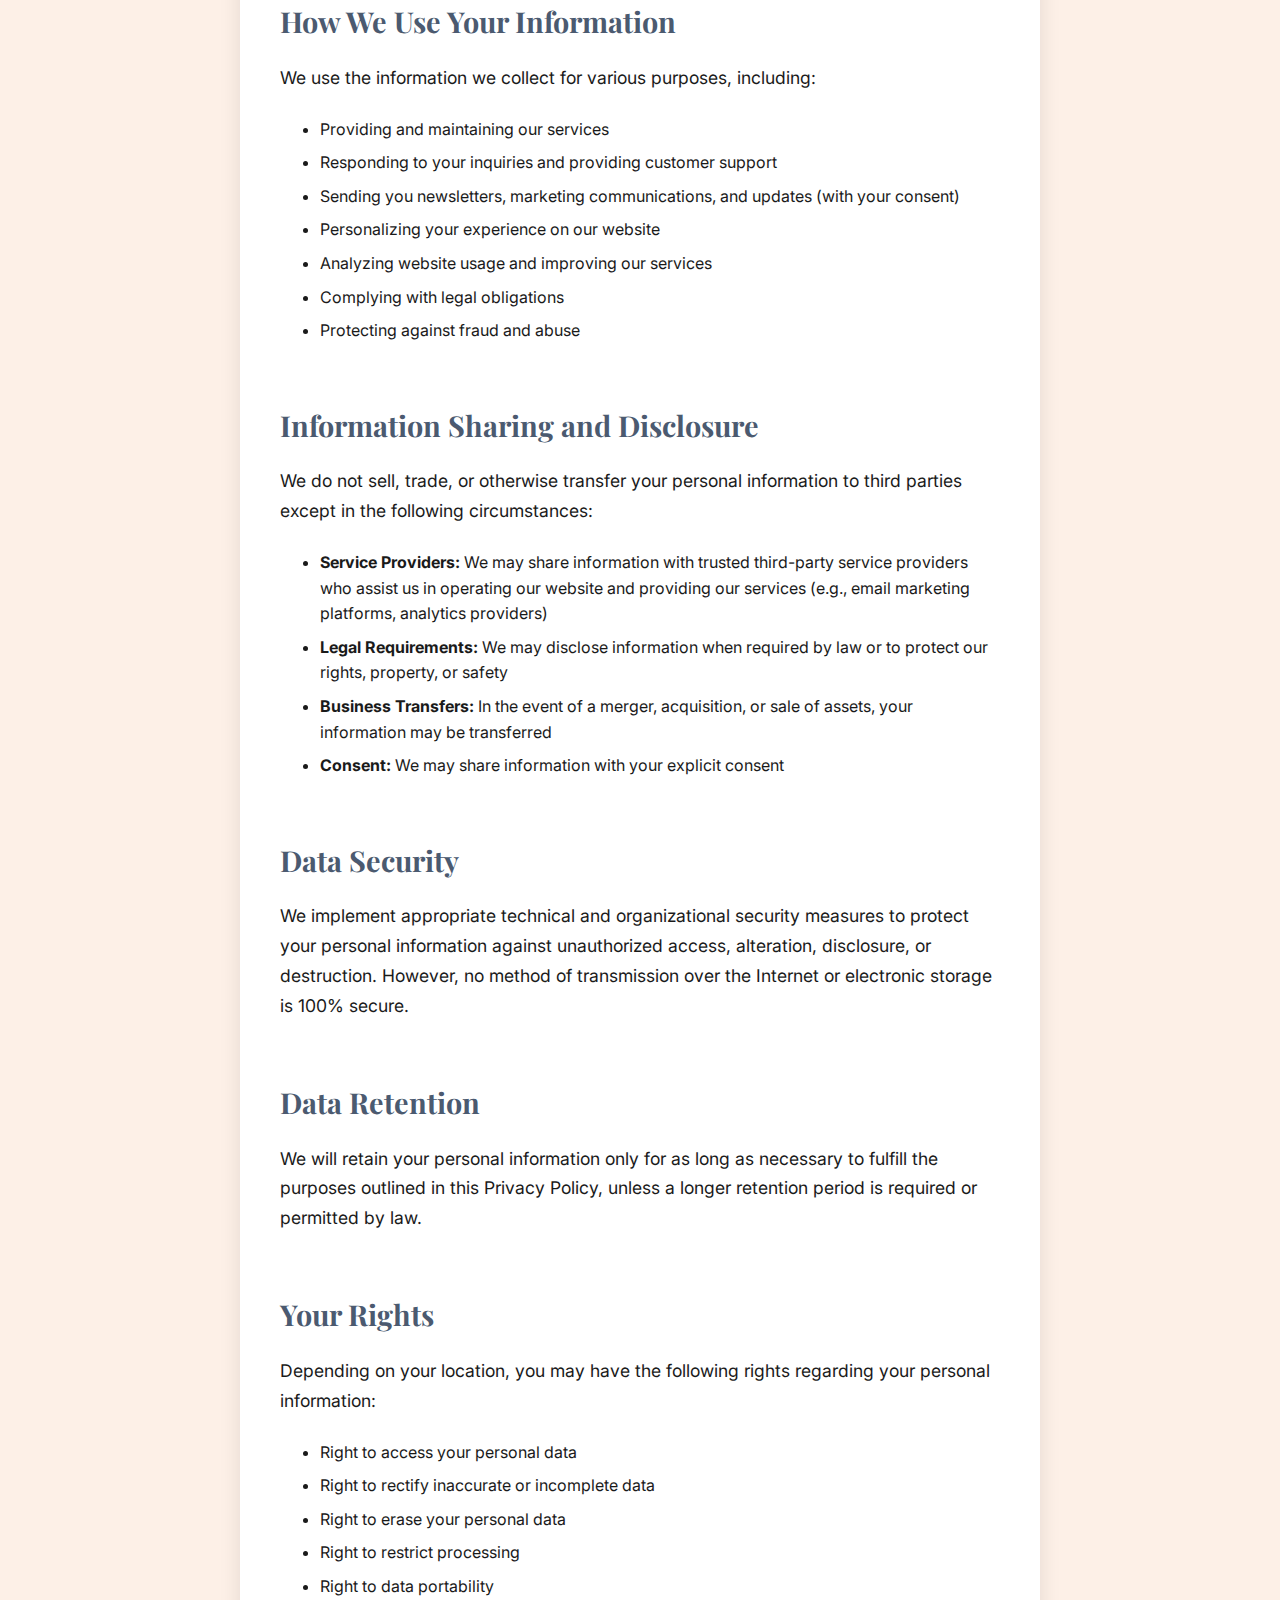
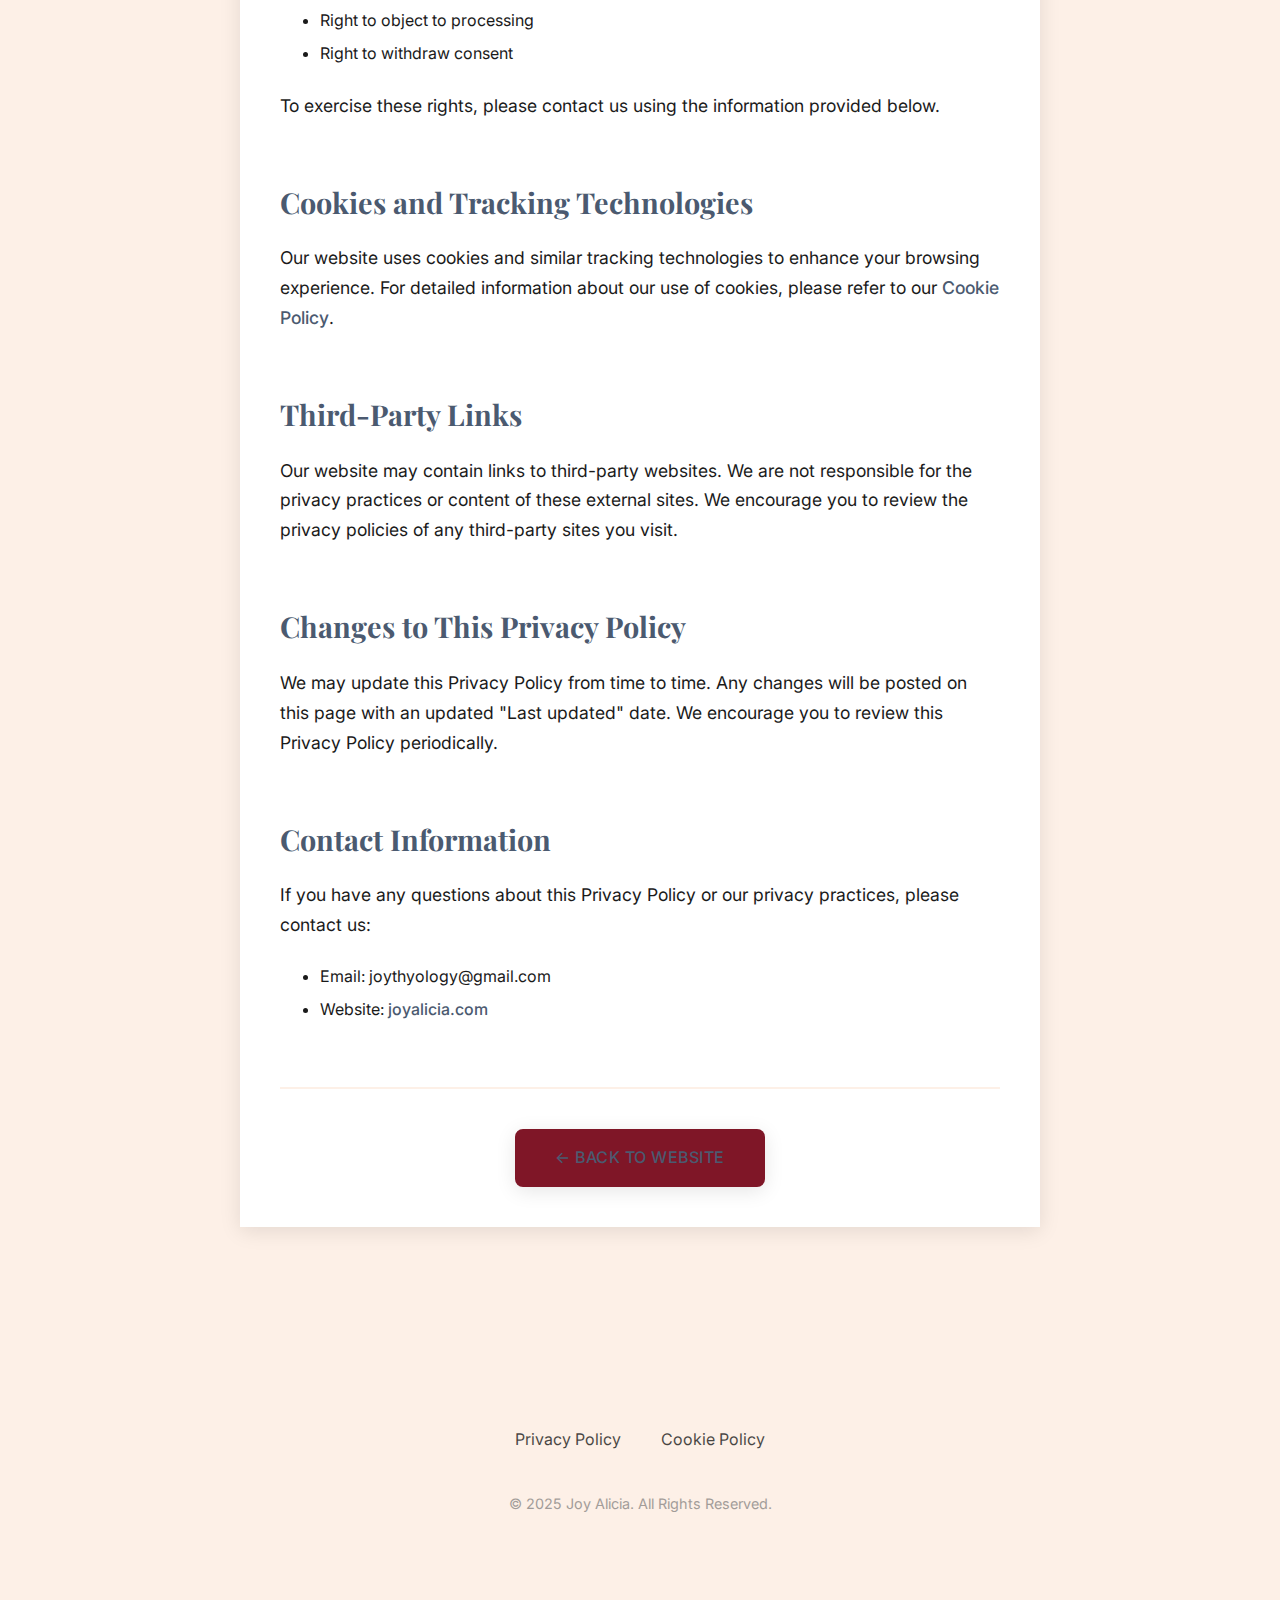
<file: privacy-policy.html>
<!DOCTYPE html>
<html lang="en">
<head>
    <meta charset="UTF-8">
    <meta name="viewport" content="width=device-width, initial-scale=1.0">
    <title>Privacy Policy - Joy Alicia</title>
    <meta name="description" content="Learn how Joy Alicia collects, uses, and protects your personal information. Read our Privacy Policy.">
    <meta property="og:title" content="Privacy Policy - Joy Alicia">
    <meta property="og:description" content="Learn how Joy Alicia collects, uses, and protects your personal information.">
    <meta property="og:type" content="website">
    <meta property="og:url" content="https://joyalicia.com/privacy-policy.html">
    <link rel="canonical" href="https://joyalicia.com/privacy-policy.html">
    <link rel="stylesheet" href="styles.css">
    <link rel="preconnect" href="https://fonts.googleapis.com">
    <link rel="preconnect" href="https://fonts.gstatic.com" crossorigin>
    <link href="https://fonts.googleapis.com/css2?family=Playfair+Display:wght@400;700&family=Inter:wght@300;400;500;600;700&display=swap" rel="stylesheet">
</head>
<body>
    <header class="main-header">
        <div class="container header-content">
            <div class="logo-area">
                <a href="index.html" class="logo">Joy Alicia</a>
                <span class="header-tagline">Author, Podcaster, Comedian, Dating Coach</span>
            </div>
            <nav class="main-nav">
                <ul>
                    <li><a href="index.html#book">Book</a></li>
                    <li><a href="index.html#podcast">Podcast</a></li>
                    <li><a href="index.html#about">About</a></li>
                    <li><a href="index.html#dating-coach">Dating Coach</a></li>
                </ul>
            </nav>
        </div>
    </header>

    <main class="policy-page">
        <div class="container">
            <div class="policy-content">
                <h1>Privacy Policy</h1>
                <p class="last-updated">Last updated: September 13, 2025</p>

                <section>
                    <h2>Introduction</h2>
                    <p>Welcome to Joy Alicia's website ("we," "our," or "us"). We are committed to protecting your personal information and your right to privacy. This Privacy Policy explains how we collect, use, disclose, and safeguard your information when you visit our website joyalicia.com and use our services.</p>
                </section>

                <section>
                    <h2>Information We Collect</h2>
                    <h3>Personal Information</h3>
                    <p>We may collect personal information that you voluntarily provide to us when you:</p>
                    <ul>
                        <li>Fill out contact forms</li>
                        <li>Subscribe to our newsletter</li>
                        <li>Register for dating coaching services</li>
                        <li>Contact us directly via email</li>
                        <li>Interact with our website</li>
                    </ul>
                    
                    <p>This personal information may include:</p>
                    <ul>
                        <li>Name and contact information (email address, phone number)</li>
                        <li>Demographic information</li>
                        <li>Dating preferences and relationship goals</li>
                        <li>Messages and communications you send to us</li>
                    </ul>

                    <h3>Automatically Collected Information</h3>
                    <p>When you visit our website, we may automatically collect certain information about your device and usage patterns, including:</p>
                    <ul>
                        <li>IP address and location data</li>
                        <li>Browser type and version</li>
                        <li>Device information</li>
                        <li>Pages visited and time spent on our site</li>
                        <li>Referring website information</li>
                    </ul>
                </section>

                <section>
                    <h2>How We Use Your Information</h2>
                    <p>We use the information we collect for various purposes, including:</p>
                    <ul>
                        <li>Providing and maintaining our services</li>
                        <li>Responding to your inquiries and providing customer support</li>
                        <li>Sending you newsletters, marketing communications, and updates (with your consent)</li>
                        <li>Personalizing your experience on our website</li>
                        <li>Analyzing website usage and improving our services</li>
                        <li>Complying with legal obligations</li>
                        <li>Protecting against fraud and abuse</li>
                    </ul>
                </section>

                <section>
                    <h2>Information Sharing and Disclosure</h2>
                    <p>We do not sell, trade, or otherwise transfer your personal information to third parties except in the following circumstances:</p>
                    <ul>
                        <li><strong>Service Providers:</strong> We may share information with trusted third-party service providers who assist us in operating our website and providing our services (e.g., email marketing platforms, analytics providers)</li>
                        <li><strong>Legal Requirements:</strong> We may disclose information when required by law or to protect our rights, property, or safety</li>
                        <li><strong>Business Transfers:</strong> In the event of a merger, acquisition, or sale of assets, your information may be transferred</li>
                        <li><strong>Consent:</strong> We may share information with your explicit consent</li>
                    </ul>
                </section>

                <section>
                    <h2>Data Security</h2>
                    <p>We implement appropriate technical and organizational security measures to protect your personal information against unauthorized access, alteration, disclosure, or destruction. However, no method of transmission over the Internet or electronic storage is 100% secure.</p>
                </section>

                <section>
                    <h2>Data Retention</h2>
                    <p>We will retain your personal information only for as long as necessary to fulfill the purposes outlined in this Privacy Policy, unless a longer retention period is required or permitted by law.</p>
                </section>

                <section>
                    <h2>Your Rights</h2>
                    <p>Depending on your location, you may have the following rights regarding your personal information:</p>
                    <ul>
                        <li>Right to access your personal data</li>
                        <li>Right to rectify inaccurate or incomplete data</li>
                        <li>Right to erase your personal data</li>
                        <li>Right to restrict processing</li>
                        <li>Right to data portability</li>
                        <li>Right to object to processing</li>
                        <li>Right to withdraw consent</li>
                    </ul>
                    <p>To exercise these rights, please contact us using the information provided below.</p>
                </section>

                <section>
                    <h2>Cookies and Tracking Technologies</h2>
                    <p>Our website uses cookies and similar tracking technologies to enhance your browsing experience. For detailed information about our use of cookies, please refer to our <a href="cookie-policy.html">Cookie Policy</a>.</p>
                </section>

                <section>
                    <h2>Third-Party Links</h2>
                    <p>Our website may contain links to third-party websites. We are not responsible for the privacy practices or content of these external sites. We encourage you to review the privacy policies of any third-party sites you visit.</p>
                </section>

                <section>
                    <h2>Changes to This Privacy Policy</h2>
                    <p>We may update this Privacy Policy from time to time. Any changes will be posted on this page with an updated "Last updated" date. We encourage you to review this Privacy Policy periodically.</p>
                </section>

                <section>
                    <h2>Contact Information</h2>
                    <p>If you have any questions about this Privacy Policy or our privacy practices, please contact us:</p>
                    <ul>
                        <li>Email: joythyology@gmail.com</li>
                        <li>Website: <a href="index.html">joyalicia.com</a></li>
                    </ul>
                </section>

                <div class="back-to-site">
                    <a href="index.html" class="btn btn-primary">← Back to Website</a>
                </div>
            </div>
        </div>
    </main>

    <footer class="footer">
        <div class="container">
            <ul class="footer-links">
                <li><a href="privacy-policy.html">Privacy Policy</a></li>
                <li><a href="cookie-policy.html">Cookie Policy</a></li>
            </ul>
            <p class="footer-copyright">&copy; 2025 Joy Alicia. All Rights Reserved.</p>
        </div>
    </footer>
</body>
</html>
</file>
<file: styles.css>
/* ===== JOY ALICIA WEBSITE - BOLD & UNAPOLOGETIC DESIGN ===== */

/* Design Strategy:
   - Typography: Mix of elegant serif (headings) + modern sans (body)
   - Colors: Warm, confident palette inspired by book cover
   - Layout: Asymmetric, dynamic layouts that feel spontaneous
   - Personality: Bold, playful, authentic, slightly rebellious
*/

@import url('https://fonts.googleapis.com/css2?family=Playfair+Display:wght@400;700;900&family=Inter:wght@300;400;500;600&display=swap');

:root {
    /* Color System - Exact book cover colors */
    --primary-red: #7f1627; /* Exact red from book cover */
    --primary-blue: #4b5a70; /* Exact blue from book cover */
    --accent-gold: #F39C12;
    --warm-cream: #fdf0e7; /* Warmer cream */
    --charcoal: #2C2C2C;
    --soft-gray: #F8F8F8;
    --text-dark: #1A1A1A;
    --text-medium: #666666;
    --text-light: #FFFFFF;
    
    /* Typography Scale */
    --font-serif: 'Playfair Display', serif;
    --font-sans: 'Inter', sans-serif;
    
    /* Spacing System */
    --space-xs: 0.5rem;
    --space-sm: 1rem;
    --space-md: 1.5rem;
    --space-lg: 2.5rem;
    --space-xl: 4rem;
    --space-xxl: 6rem;
    
    /* Layout */
    --max-width: 1200px;
    --border-radius: 8px;
    --shadow: 0 4px 20px rgba(0,0,0,0.1);
}

/* ===== RESET & BASE ===== */
html {
    scroll-behavior: smooth;
}

* {
    margin: 0;
    padding: 0;
    box-sizing: border-box;
}

body {
    font-family: var(--font-sans);
    line-height: 1.6;
    color: var(--text-dark);
    background-color: var(--warm-cream);
    font-weight: 400;
}

.container {
    max-width: var(--max-width);
    margin: 0 auto;
    padding: 0 var(--space-md);
}

/* Non-visual responsive safeties */
img, svg {
    max-width: 100%;
    height: auto;
}

.podcast-embed iframe {
    max-width: 100%;
}

@media (prefers-reduced-motion: reduce) {
    *, *::before, *::after {
        animation-duration: 0.001ms !important;
        animation-iteration-count: 1 !important;
        transition-duration: 0.001ms !important;
        scroll-behavior: auto !important;
    }
}

/* ===== TYPOGRAPHY ===== */
h1, h2, h3 {
    font-family: "Futura PT", "Futura", "Poppins", "Nunito Sans", Arial, sans-serif;
    font-weight: 700;
    line-height: 1.2;
    margin-bottom: var(--space-md);
}

h1 {
    font-size: clamp(2.5rem, 6vw, 4.5rem);
    font-weight: 900;
    color: var(--primary-red);
    text-transform: uppercase;
    letter-spacing: -0.02em;
}

h2 {
    font-size: clamp(2rem, 4vw, 3rem);
    color: var(--primary-blue);
}

h3 {
    font-size: clamp(1.5rem, 3vw, 2rem);
    color: var(--primary-blue);
}

p {
    font-size: 1.1rem;
    margin-bottom: var(--space-sm);
    color: var(--text-medium);
}

/* ===== BUTTONS ===== */
.btn {
    display: inline-block;
    padding: var(--space-sm) var(--space-lg);
    font-family: var(--font-sans);
    font-weight: 600;
    font-size: 1rem;
    text-decoration: none;
    border: none;
    border-radius: var(--border-radius);
    cursor: pointer;
    transition: all 0.3s ease;
    text-transform: uppercase;
    letter-spacing: 0.5px;
}

.btn-primary {
    background-color: var(--primary-red);
    color: var(--text-light);
    box-shadow: var(--shadow);
}

.btn-primary:hover {
    background-color: var(--primary-blue);
    transform: translateY(-2px);
    box-shadow: 0 6px 25px rgba(0,0,0,0.15);
}

.btn-secondary {
    background-color: transparent;
    color: var(--primary-blue);
    border: 2px solid var(--primary-blue);
}

.btn-secondary:hover {
    background-color: var(--primary-blue);
    color: var(--text-light);
}

/* ===== HEADER ===== */
.main-header {
    background-color: var(--text-light);
    padding: var(--space-md) 0;
    box-shadow: 0 2px 10px rgba(0,0,0,0.1);
    z-index: 100;
}

.header-content {
    display: flex;
    flex-direction: column;
    align-items: center;
    gap: var(--space-sm);
}

.logo {
    font-family: "Futura PT", "Futura", "Poppins", "Nunito Sans", Arial, sans-serif;
    font-size: 1.8rem;
    font-weight: 700;
    color: var(--primary-red);
    text-decoration: none;
    text-transform: uppercase;
    letter-spacing: -0.02em;
}

.header-tagline {
    font-size: 0.85rem;
    color: var(--text-medium);
    font-weight: 300;
    margin-left: var(--space-sm);
}

.main-nav ul {
    display: flex;
    list-style: none;
    gap: var(--space-lg);
}

.main-nav a {
    font-weight: 500;
    color: var(--primary-blue);
    text-decoration: none;
    transition: color 0.3s ease;
}

.main-nav a:hover {
    color: var(--primary-red);
}

/* ===== HERO SECTION ===== */
.hero {
    padding: var(--space-xxl) 0;
    background: linear-gradient(135deg, var(--warm-cream) 0%, #FFF 100%);
    position: relative;
    overflow: hidden;
}

.hero::before {
    content: '';
    position: absolute;
    top: -50%;
    right: -20%;
    width: 40%;
    height: 200%;
    background: var(--primary-red);
    opacity: 0.05;
    transform: rotate(15deg);
    z-index: 1;
}

.hero::after {
    content: '';
    position: absolute;
    bottom: -20%;
    left: -10%;
    width: 30%;
    height: 150%;
    background: var(--primary-blue);
    opacity: 0.03;
    transform: rotate(-10deg);
    z-index: 1;
}

.hero-grid {
    display: grid;
    grid-template-columns: 1fr 1fr;
    gap: var(--space-xl);
    align-items: center;
    position: relative;
    z-index: 2;
}

.hero h1 {
    margin-bottom: var(--space-md);
    line-height: 0.9;
    text-shadow: 2px 2px 4px rgba(0,0,0,0.1);
}

.hero h1 .blue-accent {
    color: var(--primary-blue);
    font-style: italic;
}

.tagline {
    font-size: 1.3rem;
    color: var(--text-medium);
    margin-bottom: var(--space-lg);
    font-weight: 300;
    line-height: 1.4;
    font-style: italic;
}

.accolades {
    margin: var(--space-lg) 0;
    display: flex;
    flex-direction: column;
    gap: var(--space-sm);
    padding: var(--space-md);
    background: rgba(255,255,255,0.8);
    border-radius: var(--border-radius);
    backdrop-filter: blur(10px);
    border: 1px solid rgba(255,255,255,0.3);
}

.accolade {
    font-size: 0.95rem;
    color: var(--primary-blue);
    font-weight: 600;
    display: flex;
    align-items: center;
    gap: var(--space-xs);
    padding: var(--space-xs);
    border-radius: 4px;
    transition: all 0.3s ease;
}

.accolade:hover {
    background: var(--primary-red);
    color: var(--text-light);
    transform: translateX(5px);
}

.hero-image {
    text-align: center;
    position: relative;
}

.hero-image::before {
    content: '';
    position: absolute;
    top: -20px;
    left: -20px;
    right: -20px;
    bottom: -20px;
    background: linear-gradient(45deg, var(--primary-red), var(--primary-blue));
    border-radius: var(--border-radius);
    opacity: 0.1;
    z-index: -1;
}

.hero-image img {
    max-width: 100%;
    height: auto;
    max-height: 500px;
    border-radius: var(--border-radius);
    box-shadow: 0 20px 40px rgba(0,0,0,0.15);
    transform: rotate(-2deg);
    transition: transform 0.3s ease;
}

.hero-image img:hover {
    transform: rotate(0deg) scale(1.02);
}

.award-stickers {
    position: absolute;
    top: -20px;
    right: -20px;
    display: flex;
    flex-direction: column;
    gap: 10px;
}

.award-sticker {
    width: 80px;
    height: auto;
    box-shadow: 0 4px 8px rgba(0,0,0,0.2);
    border-radius: 8px;
}

/* ===== SECTIONS ===== */
.section {
    padding: var(--space-xxl) 0;
}

.section:nth-child(even) {
    background-color: var(--text-light);
}

/* ===== BOOK DETAILS ===== */
.book-details {
    background: var(--text-light);
    position: relative;
    overflow: hidden;
    padding: var(--space-md) 0;
}

.book-details::before {
    content: '';
    position: absolute;
    top: 0;
    left: 0;
    right: 0;
    bottom: 0;
    background: 
        radial-gradient(circle at 20% 80%, var(--primary-red) 0%, transparent 50%),
        radial-gradient(circle at 80% 20%, var(--primary-blue) 0%, transparent 50%);
    opacity: 0.03;
    z-index: 1;
}

.book-details .container {
    position: relative;
    z-index: 2;
}

.book-details-grid {
    display: grid;
    grid-template-columns: 1fr 2fr;
    gap: var(--space-xl);
    align-items: center;
}

.book-title-column h2 {
    color: var(--primary-blue);
    font-style: italic;
    font-size: clamp(2.5rem, 5vw, 3.5rem);
    line-height: 1.1;
    margin-bottom: 0;
    position: relative;
}

.book-title-column h2::after {
    content: '';
    position: absolute;
    bottom: -10px;
    left: 0;
    width: 80px;
    height: 4px;
    background: linear-gradient(90deg, var(--primary-red), var(--primary-blue));
    border-radius: 2px;
}

.book-inside-list {
    list-style: none;
    display: flex;
    flex-direction: column;
    gap: var(--space-xs);
    margin: 0;
    padding: 0;
}

.book-inside-list li {
    font-size: 0.95rem;
    padding: var(--space-xs) var(--space-sm);
    background: linear-gradient(135deg, var(--soft-gray) 0%, #FFF 100%);
    border-radius: 6px;
    border-left: 3px solid var(--primary-red);
    color: var(--text-dark);
    font-weight: 500;
    transition: all 0.3s ease;
    position: relative;
    overflow: hidden;
    line-height: 1.4;
}

.book-inside-list li::before {
    content: '•';
    color: var(--primary-red);
    font-weight: 900;
    margin-right: 8px;
    font-size: 1rem;
}

.book-inside-list li::after {
    content: '';
    position: absolute;
    top: 0;
    left: -100%;
    width: 100%;
    height: 100%;
    background: linear-gradient(90deg, transparent, rgba(183, 58, 58, 0.1), transparent);
    transition: left 0.5s ease;
}

.book-inside-list li:hover {
    background: var(--warm-cream);
    transform: translateX(var(--space-xs));
    box-shadow: 0 3px 8px rgba(0,0,0,0.1);
    border-left-color: var(--primary-blue);
}

.book-inside-list li:hover::after {
    left: 100%;
}

/* ===== QUOTES CAROUSEL ===== */
.pull-quotes {
    background: linear-gradient(135deg, var(--warm-cream) 0%, var(--text-light) 100%);
    padding: var(--space-md) 0;
    position: relative;
    overflow: hidden;
}

.pull-quotes::before {
    content: '';
    position: absolute;
    top: 0;
    left: 0;
    right: 0;
    bottom: 0;
    background: 
        radial-gradient(circle at 20% 80%, var(--primary-red) 0%, transparent 50%),
        radial-gradient(circle at 80% 20%, var(--primary-blue) 0%, transparent 50%);
    opacity: 0.03;
    z-index: 1;
}

.pull-quotes .container {
    position: relative;
    z-index: 2;
}

.quote-carousel {
    position: relative;
    overflow: hidden;
    max-width: 900px;
    margin: 0 auto;
}

.carousel-arrow {
    position: absolute;
    top: 50%;
    transform: translateY(-50%);
    background: var(--primary-red);
    color: var(--text-light);
    border: none;
    width: 50px;
    height: 50px;
    border-radius: 50%;
    font-size: 24px;
    font-weight: bold;
    cursor: pointer;
    z-index: 10;
    transition: all 0.3s ease;
    display: flex;
    align-items: center;
    justify-content: center;
    box-shadow: 0 4px 15px rgba(0,0,0,0.2);
}

.carousel-arrow:hover {
    background: var(--primary-blue);
    transform: translateY(-50%) scale(1.1);
}

.carousel-prev {
    left: -25px;
}

.carousel-next {
    right: -25px;
}

.quote-text {
    font-family: var(--font-serif);
    font-size: clamp(1rem, 2.2vw, 1.3rem);
    font-style: italic;
    color: var(--text-dark);
    margin-bottom: var(--space-xs);
    position: relative;
    font-weight: 400;
    line-height: 1.5;
    text-align: center;
    max-width: 800px;
    margin: 0 auto var(--space-xs);
}

.quote-text::before,
.quote-text::after {
    content: '"';
    font-size: 2.2rem;
    color: var(--primary-red);
    position: absolute;
    font-style: normal;
    font-weight: 700;
    opacity: 0.9;
}

.quote-text::before {
    left: -0.6rem;
    top: -0.3rem;
}

.quote-text::after {
    right: -0.6rem;
    bottom: -0.4rem;
}

.quote-author {
    font-size: 0.9rem;
    color: var(--accent-gold);
    font-weight: 600;
    text-transform: uppercase;
    letter-spacing: 1px;
    text-align: center;
}

/* Carousel functionality */
.quote-track {
    display: flex;
    transition: transform 0.5s ease;
}

.quote-slide {
    min-width: 100%;
    padding: var(--space-sm) var(--space-md);
    display: flex;
    flex-direction: column;
    justify-content: center;
    align-items: center;
    min-height: 160px;
}

.carousel-dots {
    display: flex;
    justify-content: center;
    gap: var(--space-sm);
    margin-top: var(--space-md);
}

.dot {
    width: 10px;
    height: 10px;
    border-radius: 50%;
    background-color: rgba(75, 90, 112, 0.3);
    cursor: pointer;
    transition: background-color 0.3s ease;
}

.dot.active {
    background-color: var(--primary-red);
}

/* ===== PODCAST SECTION ===== */
.podcast-spotlight {
    background: var(--text-light);
    text-align: center;
    position: relative;
    padding: var(--space-xl) 0;
}

.podcast-spotlight::before {
    content: '';
    position: absolute;
    top: 0;
    left: 0;
    right: 0;
    bottom: 0;
    background: 
        radial-gradient(circle at 20% 80%, var(--primary-red) 0%, transparent 50%),
        radial-gradient(circle at 80% 20%, var(--primary-blue) 0%, transparent 50%);
    opacity: 0.03;
    z-index: 1;
}

.podcast-spotlight .container {
    position: relative;
    z-index: 2;
}

.podcast-spotlight h2 {
    color: var(--primary-red);
    margin-bottom: var(--space-sm);
    font-size: clamp(2rem, 4vw, 3rem);
}

.hook {
    font-size: 1.4rem;
    color: var(--primary-blue);
    font-weight: 600;
    margin-bottom: var(--space-sm);
    font-style: italic;
}

.short-copy {
    font-size: 1.1rem;
    color: var(--text-medium);
    max-width: 600px;
    margin: 0 auto var(--space-lg);
    line-height: 1.6;
}

.podcast-buttons {
    display: flex;
    gap: var(--space-md);
    justify-content: center;
    margin-bottom: var(--space-lg);
    flex-wrap: wrap;
}

.podcast-buttons .btn {
    display: inline-flex;
    align-items: center;
    gap: var(--space-xs);
    padding: var(--space-sm) var(--space-lg);
    border-radius: 8px;
    font-weight: 600;
    text-decoration: none;
    transition: all 0.3s ease;
    border: 2px solid;
    font-size: 1rem;
    min-width: 160px;
    justify-content: center;
}

.podcast-buttons .btn::before {
    content: '';
    width: 20px;
    height: 20px;
    background-size: contain;
    background-repeat: no-repeat;
    background-position: center;
}

.podcast-buttons .btn:first-child {
    background: var(--text-light);
    color: #1DB954;
    border-color: #1DB954;
}

.podcast-buttons .btn:first-child::before {
    background-image: url('data:image/svg+xml,<svg xmlns="http://www.w3.org/2000/svg" viewBox="0 0 24 24" fill="%231DB954"><path d="M12 0C5.4 0 0 5.4 0 12s5.4 12 12 12 12-5.4 12-12S18.66 0 12 0zm5.521 17.34c-.24.359-.66.48-1.021.24-2.82-1.74-6.36-2.101-10.561-1.141-.418.122-.779-.179-.899-.539-.12-.421.18-.78.54-.9 4.56-1.021 8.52-.6 11.64 1.32.42.18.479.659.301 1.02zm1.44-3.3c-.301.42-.841.6-1.262.3-3.239-1.98-8.159-2.58-11.939-1.38-.479.12-1.02-.12-1.14-.6-.12-.48.12-1.021.6-1.141C9.6 9.9 15 10.561 18.72 12.84c.361.181.54.78.241 1.2zm.12-3.36C15.24 8.4 8.82 8.16 5.16 9.301c-.6.179-1.2-.181-1.38-.721-.18-.601.18-1.2.72-1.381 4.26-1.26 11.28-1.02 15.721 1.621.539.3.719 1.02.42 1.56-.299.421-1.02.599-1.559.3z"/></svg>');
}

.podcast-buttons .btn:first-child:hover {
    background: #1DB954;
    color: var(--text-light);
}

.podcast-buttons .btn:last-child {
    background: var(--text-light);
    color: #000;
    border-color: #000;
}

.podcast-buttons .btn:last-child::before {
    background-image: url('data:image/svg+xml,<svg xmlns="http://www.w3.org/2000/svg" viewBox="0 0 24 24" fill="%23000"><path d="M18.71 19.5c-.83 1.24-1.71 2.45-3.05 2.47-1.34.03-1.77-.79-3.29-.79-1.53 0-2 .77-3.27.82-1.31.05-2.3-1.32-3.14-2.53C4.25 17 2.94 12.45 4.7 9.39c.87-1.52 2.43-2.48 4.12-2.51 1.28-.02 2.5.87 3.29.87.78 0 2.26-1.07 3.81-.91.65.03 2.47.26 3.64 1.98-.09.06-2.17 1.28-2.15 3.81.03 3.02 2.65 4.03 2.68 4.04-.03.07-.42 1.44-1.38 2.83M13 3.5c.73-.83 1.94-1.46 2.94-1.5.13 1.17-.34 2.35-1.04 3.19-.69.85-1.83 1.51-2.95 1.42-.15-1.15.41-2.35 1.05-3.11z"/></svg>');
}

.podcast-buttons .btn:last-child:hover {
    background: #000;
    color: var(--text-light);
}

.podcast-embed {
    margin: var(--space-lg) auto;
    max-width: 652px;
    width: 100%;
    border-radius: 10px;
    box-shadow: 0 8px 25px rgba(0,0,0,0.1);
    display: block;
    text-align: center;
}

.podcast-embed iframe {
    width: 652px;
    max-width: 100%;
    height: 450px;
    border: none;
    border-radius: 10px;
    display: block;
    margin: 0 auto;
}

.podcast-guest-note {
    margin-top: var(--space-lg);
}

.guest-btn {
    display: inline-block;
    background: var(--primary-blue) !important;
    color: var(--text-light) !important;
    padding: var(--space-sm) var(--space-lg);
    border-radius: 8px;
    text-decoration: none;
    font-weight: 600;
    font-size: 1rem;
    transition: all 0.3s ease;
    border: none !important;
    outline: none !important;
    box-shadow: none !important;
}

.guest-btn:hover {
    background: var(--primary-red) !important;
    color: var(--text-light) !important;
    transform: translateY(-2px);
    box-shadow: 0 5px 15px rgba(127, 22, 39, 0.3) !important;
    border: none !important;
    outline: none !important;
}

.short-copy {
    max-width: 600px;
    margin: 0 auto var(--space-lg);
    font-size: 1.15rem;
    line-height: 1.7;
    color: var(--text-dark);
}

.podcast-buttons {
    display: flex;
    gap: var(--space-md);
    justify-content: center;
    margin-bottom: var(--space-lg);
}

.podcast-guest-note {
    margin-top: var(--space-lg);
    text-align: center;
}

/* ===== ABOUT SECTION ===== */
.about-joy {
    background: var(--text-light);
    position: relative;
    padding: var(--space-lg) 0;
}

.about-joy .container {
    display: grid;
    grid-template-columns: 1fr 2fr;
    gap: var(--space-xl);
    align-items: center;
}

.about-joy::before {
    content: '';
    position: absolute;
    top: -20%;
    right: -10%;
    width: 40%;
    height: 140%;
    background: linear-gradient(45deg, var(--primary-red), var(--primary-blue));
    opacity: 0.05;
    transform: rotate(15deg);
    z-index: 1;
}

.about-joy-image {
    position: relative;
    z-index: 2;
    width: 180px;
    height: 180px;
    border-radius: 50%;
    overflow: hidden;
    border: 4px solid var(--primary-red);
    box-shadow: 0 10px 30px rgba(0,0,0,0.15);
    margin: 0 auto;
}

.about-joy-image::before {
    display: none;
}

.about-joy-image img {
    width: 100%;
    height: 100%;
    object-fit: cover;
    border-radius: 50%;
    transition: transform 0.3s ease;
}

.about-joy-image img:hover {
    transform: scale(1.02);
}

.about-joy-text {
    position: relative;
    z-index: 2;
}

.about-joy-text h2 {
    color: var(--primary-red);
    margin-bottom: var(--space-md);
    font-size: clamp(2rem, 4vw, 2.8rem);
    position: relative;
}

.about-joy-text h2::after {
    content: '';
    position: absolute;
    bottom: -10px;
    left: 0;
    width: 60px;
    height: 4px;
    background: linear-gradient(90deg, var(--primary-red), var(--primary-blue));
    border-radius: 2px;
}

.about-joy-text p {
    margin-bottom: var(--space-md);
    line-height: 1.7;
    font-size: 1.1rem;
    color: var(--text-dark);
}

.about-joy-text p:first-of-type {
    font-size: 1.2rem;
    font-weight: 500;
    color: var(--primary-blue);
}

.follow-link {
    display: inline-block;
    margin-top: var(--space-md);
    background: var(--primary-blue);
    color: var(--text-light);
    text-decoration: none;
    font-weight: 600;
    font-size: 1.1rem;
    padding: var(--space-sm) var(--space-md);
    border-radius: var(--border-radius);
    transition: all 0.3s ease;
    box-shadow: 0 4px 15px rgba(0,0,0,0.15);
}

.follow-link:hover {
    background: var(--primary-red);
    color: var(--text-light);
    transform: translateY(-2px);
    box-shadow: 0 6px 20px rgba(0,0,0,0.2);
}

/* ===== REVIEWS SECTION ===== */

/* ===== REVIEWS SECTION ===== */
.reviews {
    background: var(--charcoal);
    color: var(--text-light);
    padding: var(--space-xl) 0;
    position: relative;
    overflow: hidden;
}

.reviews::before {
    content: '';
    position: absolute;
    top: 0;
    left: 0;
    right: 0;
    bottom: 0;
    background: 
        radial-gradient(circle at 15% 85%, var(--primary-red) 0%, transparent 40%),
        radial-gradient(circle at 85% 15%, var(--primary-blue) 0%, transparent 40%);
    opacity: 0.1;
    z-index: 1;
}

.reviews .container {
    position: relative;
    z-index: 2;
}

.reviews h2 {
    text-align: center;
    margin-bottom: var(--space-xl);
    color: var(--primary-red);
    font-size: clamp(2rem, 4vw, 3rem);
    position: relative;
}

.reviews h2::before {
    content: '★★★★★';
    position: absolute;
    top: -30px;
    left: 50%;
    transform: translateX(-50%);
    color: var(--accent-gold);
    font-size: 1.5rem;
}

.short-quotes-marquee {
    overflow: hidden;
    position: relative;
    width: 100%;
}

.marquee-track {
    display: flex;
    gap: var(--space-lg);
    animation: scrollQuotes 20s linear infinite;
    white-space: nowrap;
}

.quote-item {
    font-family: "Futura PT", "Futura", "Poppins", "Nunito Sans", Arial, sans-serif;
    font-size: 1.2rem;
    font-style: normal;
    color: var(--primary-blue);
    padding: var(--space-md) var(--space-lg);
    background: rgba(255, 255, 255, 0.95);
    border-radius: 25px;
    border: 2px solid var(--primary-red);
    flex-shrink: 0;
    display: inline-block;
    min-width: 300px;
    text-align: center;
    font-weight: 600;
}

@keyframes scrollQuotes {
    0% {
        transform: translateX(0);
    }
    100% {
        transform: translateX(-50%);
    }
}

/* ===== FOOTER ===== */
.footer {
    background: var(--warm-cream);
    color: var(--text-dark);
    text-align: center;
    padding: var(--space-xxl) 0;
    position: relative;
}

.footer-content {
    position: relative;
    z-index: 2;
}

.dating-coach-section {
    max-width: 600px;
    margin: 0 auto;
}

.footer h3 {
    color: var(--primary-red);
    margin-bottom: var(--space-md);
    font-size: clamp(2rem, 4vw, 2.8rem);
    font-weight: 700;
    font-family: var(--font-serif);
}

.value-prop {
    color: var(--text-dark);
    margin-bottom: var(--space-lg);
    font-size: 1.2rem;
    line-height: 1.6;
    max-width: 500px;
    margin-left: auto;
    margin-right: auto;
}

.benefits-list {
    display: flex;
    justify-content: center;
    gap: var(--space-lg);
    margin-bottom: var(--space-lg);
    flex-wrap: wrap;
}

.benefit {
    background: var(--text-light);
    color: var(--primary-blue);
    padding: var(--space-sm) var(--space-md);
    border-radius: 25px;
    font-weight: 600;
    font-size: 0.95rem;
    box-shadow: 0 4px 15px rgba(0,0,0,0.1);
}

.credentials {
    color: var(--primary-blue);
    margin-bottom: var(--space-xl);
    font-size: 1rem;
    font-style: italic;
    font-weight: 500;
}

.coaching-description {
    color: var(--primary-blue);
    margin-bottom: var(--space-xl);
    font-size: 1rem;
    font-style: italic;
    font-weight: 500;
}

.dating-coach-form {
    margin-bottom: var(--space-lg);
}

.form-container {
    display: flex;
    gap: var(--space-sm);
    margin-bottom: var(--space-md);
    max-width: 400px;
    margin-left: auto;
    margin-right: auto;
}

.form-container input[type="email"] {
    flex: 1;
    padding: var(--space-sm) var(--space-md);
    border: 2px solid var(--primary-blue);
    border-radius: var(--border-radius);
    background: var(--text-light);
    color: var(--text-dark);
    font-size: 1rem;
    transition: all 0.3s ease;
}

.form-container input[type="email"]:focus {
    outline: none;
    border-color: var(--primary-red);
    box-shadow: 0 0 0 3px rgba(127, 22, 39, 0.1);
}

.form-container input[type="email"]::placeholder {
    color: var(--text-dark);
    opacity: 0.6;
}

.checkbox-container {
    display: flex;
    align-items: center;
    justify-content: center;
    gap: var(--space-sm);
    margin-bottom: var(--space-lg);
}

.checkbox-container input[type="checkbox"] {
    width: 18px;
    height: 18px;
    accent-color: var(--primary-red);
    cursor: pointer;
}

.checkbox-container label {
    color: var(--text-dark);
    font-size: 0.95rem;
    cursor: pointer;
}

.learn-more-link {
    display: inline-flex;
    align-items: center;
    gap: var(--space-xs);
    color: var(--primary-blue);
    text-decoration: none;
    font-weight: 600;
    font-size: 1.1rem;
    padding: var(--space-md) var(--space-lg);
    background: linear-gradient(135deg, var(--warm-cream) 0%, var(--text-light) 100%);
    border: 2px solid var(--primary-blue);
    border-radius: var(--border-radius);
    transition: all 0.3s ease;
    margin-top: var(--space-lg);
    box-shadow: 0 2px 10px rgba(75, 90, 112, 0.1);
    text-align: center;
}

.learn-more-link:hover {
    color: var(--text-light);
    background: var(--primary-blue);
    transform: translateY(-2px);
    box-shadow: 0 6px 20px rgba(75, 90, 112, 0.3);
    text-decoration: none;
}

.learn-more-link::after {
    content: "→";
    font-size: 1.2em;
    transition: transform 0.3s ease;
}

.learn-more-link:hover::after {
    transform: translateX(4px);
}

/* ===== CONTACT MODAL ===== */
.modal-overlay {
    display: none;
    position: fixed;
    top: 0;
    left: 0;
    width: 100%;
    height: 100%;
    background: rgba(0, 0, 0, 0.8);
    z-index: 1000;
    opacity: 0;
    transition: opacity 0.3s ease;
}

/* ===== POLICY PAGES ===== */
.policy-page {
    padding: var(--space-xl) 0;
    min-height: 80vh;
}

.policy-content {
    max-width: 800px;
    margin: 0 auto;
    padding: var(--space-lg);
    background: var(--text-light);
    border-radius: var(--border-radius-lg);
    box-shadow: 0 4px 20px rgba(0, 0, 0, 0.1);
}

.policy-content h1 {
    font-family: var(--font-serif);
    color: var(--primary-blue);
    font-size: 2.5rem;
    margin-bottom: var(--space-sm);
    text-align: center;
}

.last-updated {
    text-align: center;
    color: var(--text-dark);
    opacity: 0.7;
    font-style: italic;
    margin-bottom: var(--space-xl);
    border-bottom: 2px solid var(--warm-cream);
    padding-bottom: var(--space-lg);
}

.policy-content section {
    margin-bottom: var(--space-xl);
}

.policy-content h2 {
    font-family: var(--font-serif);
    color: var(--primary-blue);
    font-size: 1.8rem;
    margin-bottom: var(--space-md);
    margin-top: var(--space-xl);
}

.policy-content h3 {
    color: var(--primary-red);
    font-size: 1.3rem;
    margin-bottom: var(--space-sm);
    margin-top: var(--space-lg);
    font-weight: 600;
}

.policy-content p {
    color: var(--text-dark);
    line-height: 1.7;
    margin-bottom: var(--space-md);
}

.policy-content ul {
    margin: var(--space-md) 0;
    padding-left: var(--space-lg);
}

.policy-content li {
    color: var(--text-dark);
    line-height: 1.6;
    margin-bottom: var(--space-xs);
}

.policy-content a {
    color: var(--primary-blue);
    text-decoration: none;
    font-weight: 500;
    transition: color 0.3s ease;
}

.policy-content a:hover {
    color: var(--primary-red);
    text-decoration: underline;
}

.back-to-site {
    text-align: center;
    margin-top: var(--space-xl);
    padding-top: var(--space-lg);
    border-top: 2px solid var(--warm-cream);
}

/* ===== COOKIE CONSENT BANNER ===== */
.cookie-consent {
    position: fixed;
    bottom: 0;
    left: 0;
    right: 0;
    background: var(--text-light);
    border-top: 3px solid var(--primary-blue);
    box-shadow: 0 -4px 20px rgba(0, 0, 0, 0.15);
    z-index: 999;
    transform: translateY(100%);
    transition: transform 0.3s ease;
}

.cookie-consent.show {
    transform: translateY(0);
}

.cookie-content {
    display: flex;
    align-items: center;
    justify-content: space-between;
    padding: var(--space-lg);
    max-width: 1200px;
    margin: 0 auto;
    gap: var(--space-lg);
}

.cookie-text h3 {
    color: var(--primary-blue);
    font-size: 1.2rem;
    margin-bottom: var(--space-xs);
    font-weight: 600;
}

.cookie-text p {
    color: var(--text-dark);
    font-size: 0.95rem;
    line-height: 1.5;
    margin: 0;
}

.cookie-actions {
    display: flex;
    align-items: center;
    gap: var(--space-sm);
    flex-shrink: 0;
}

.cookie-btn {
    padding: var(--space-sm) var(--space-md);
    font-size: 0.9rem;
    font-weight: 600;
    white-space: nowrap;
}

.cookie-link {
    color: var(--primary-blue);
    text-decoration: none;
    font-size: 0.9rem;
    font-weight: 500;
    transition: color 0.3s ease;
}

.cookie-link:hover {
    color: var(--primary-red);
    text-decoration: underline;
}

.modal-overlay {
    display: none;
    position: fixed;
    top: 0;
    left: 0;
    width: 100%;
    height: 100%;
    background: rgba(0, 0, 0, 0.8);
    z-index: 1000;
    opacity: 0;
    transition: opacity 0.3s ease;
}

.modal-overlay.show {
    display: flex;
    justify-content: center;
    align-items: center;
    opacity: 1;
}

.modal-content {
    background: var(--text-light);
    border-radius: var(--border-radius-lg);
    max-width: 600px;
    width: 90%;
    max-height: 90vh;
    overflow-y: auto;
    box-shadow: 0 20px 60px rgba(0, 0, 0, 0.3);
    transform: scale(0.7);
    transition: transform 0.3s ease;
}

.modal-overlay.show .modal-content {
    transform: scale(1);
}

.modal-header {
    display: flex;
    justify-content: space-between;
    align-items: center;
    padding: var(--space-lg);
    border-bottom: 2px solid var(--warm-cream);
}

.modal-header h2 {
    color: var(--primary-blue);
    margin: 0;
    font-family: var(--font-serif);
    font-size: 2rem;
    font-weight: 400;
}

.close-modal {
    font-size: 2rem;
    cursor: pointer;
    color: var(--text-dark);
    opacity: 0.6;
    transition: opacity 0.3s ease;
    line-height: 1;
    padding: var(--space-xs);
}

.close-modal:hover {
    opacity: 1;
    color: var(--primary-red);
}

.modal-body {
    padding: var(--space-lg);
}

.modal-body p {
    color: var(--text-dark);
    margin-bottom: var(--space-lg);
    font-size: 1.1rem;
    line-height: 1.6;
}

.contact-form {
    max-width: 100%;
}

.form-row {
    display: grid;
    grid-template-columns: 1fr 1fr;
    gap: var(--space-md);
    margin-bottom: var(--space-md);
}

.contact-form .form-group {
    margin-bottom: var(--space-md);
}

.contact-form .form-group label {
    display: block;
    color: var(--text-dark);
    font-weight: 600;
    margin-bottom: var(--space-xs);
    font-size: 0.95rem;
}

.contact-form input,
.contact-form select,
.contact-form textarea {
    width: 100%;
    padding: var(--space-sm) var(--space-md);
    border: 2px solid var(--primary-blue);
    border-radius: var(--border-radius);
    background: var(--text-light);
    color: var(--text-dark);
    font-size: 1rem;
    font-family: var(--font-sans);
    transition: all 0.3s ease;
    box-sizing: border-box;
}

.contact-form input:focus,
.contact-form select:focus,
.contact-form textarea:focus {
    outline: none;
    border-color: var(--primary-red);
    box-shadow: 0 0 0 3px rgba(127, 22, 39, 0.1);
}

.contact-form textarea {
    resize: vertical;
    min-height: 120px;
    font-family: var(--font-sans);
}

.contact-form select {
    cursor: pointer;
}

.form-actions {
    display: flex;
    gap: var(--space-md);
    justify-content: flex-end;
    margin-top: var(--space-lg);
    padding-top: var(--space-md);
    border-top: 1px solid var(--warm-cream);
}

.contact-submit-btn {
    padding: var(--space-sm) var(--space-xl);
    font-weight: 700;
    text-transform: uppercase;
    letter-spacing: 0.5px;
}

.btn-secondary {
    background: transparent;
    color: var(--text-dark);
    border: 2px solid var(--text-dark);
    padding: var(--space-sm) var(--space-lg);
    border-radius: var(--border-radius);
    font-weight: 600;
    cursor: pointer;
    transition: all 0.3s ease;
    text-transform: uppercase;
    letter-spacing: 0.5px;
}

.btn-secondary:hover {
    background: var(--text-dark);
    color: var(--text-light);
}

.contact-cta {
    text-align: center;
    margin: var(--space-lg) 0;
}

.contact-btn {
    padding: var(--space-md) var(--space-xl);
    font-size: 1.1rem;
    font-weight: 700;
    text-transform: uppercase;
    letter-spacing: 1px;
    margin-bottom: var(--space-sm);
}

.contact-subtitle {
    color: var(--text-dark);
    font-style: italic;
    font-size: 0.95rem;
    opacity: 0.8;
    margin: var(--space-sm) 0 0 0;
}

.form-group {
    margin-bottom: var(--space-md);
}

.form-group label {
    display: block;
    color: var(--text-dark);
    font-weight: 600;
    margin-bottom: var(--space-xs);
    text-align: left;
}

.required {
    color: var(--primary-red);
    margin-left: 2px;
}

.input-button-group {
    display: grid;
    grid-template-columns: 2fr 1fr;
    gap: var(--space-sm);
    align-items: center;
}

.input-button-group input[type="email"] {
    padding: var(--space-sm) var(--space-md);
    border: 2px solid var(--primary-blue);
    border-radius: var(--border-radius);
    background: var(--text-light);
    color: var(--text-dark);
    font-size: 1rem;
    transition: all 0.3s ease;
}

.input-button-group input[type="email"]:focus {
    outline: none;
    border-color: var(--primary-red);
    box-shadow: 0 0 0 3px rgba(127, 22, 39, 0.1);
}

.input-button-group input[type="email"]::placeholder {
    color: var(--text-dark);
    opacity: 0.6;
}

.checkbox-group {
    display: flex;
    align-items: center;
    gap: var(--space-sm);
    margin-top: var(--space-md);
    justify-content: center;
}

.checkbox-group input[type="checkbox"] {
    width: 18px;
    height: 18px;
    accent-color: var(--primary-red);
    cursor: pointer;
}

.checkbox-group label {
    color: var(--text-dark);
    font-size: 0.95rem;
    cursor: pointer;
    opacity: 0.9;
}

.dating-coach-link {
    display: inline-block;
    margin-top: var(--space-lg);
    color: var(--primary-blue);
    text-decoration: none;
    font-weight: 600;
    font-size: 1.1rem;
    padding: var(--space-sm) var(--space-md);
    border: 2px solid var(--primary-blue);
    border-radius: var(--border-radius);
    transition: all 0.3s ease;
}

.dating-coach-link:hover {
    background: var(--primary-blue);
    color: var(--text-light);
    transform: translateY(-2px);
    box-shadow: 0 6px 20px rgba(75, 90, 112, 0.3);
}

.newsletter-form {
    max-width: 400px;
    margin: 0 auto var(--space-lg);
    display: flex;
    gap: var(--space-sm);
}

.newsletter-form input[type="email"] {
    flex: 1;
    padding: var(--space-sm);
    border: none;
    border-radius: var(--border-radius);
    font-size: 1rem;
}

.footer-links {
    list-style: none;
    display: flex;
    justify-content: center;
    gap: var(--space-lg);
    margin: var(--space-lg) 0;
}

.footer-links a {
    color: var(--text-dark);
    text-decoration: none;
    opacity: 0.8;
    transition: opacity 0.3s ease;
}

.footer-links a:hover {
    opacity: 1;
    color: var(--accent-gold);
}

.footer-copyright {
    opacity: 0.6;
    font-size: 0.9rem;
    margin-top: var(--space-lg);
}

/* ===== RESPONSIVE DESIGN ===== */
@media (max-width: 768px) {
    .hero-grid {
        grid-template-columns: 1fr;
        text-align: center;
    }
    
    .hero-image {
        order: -1; /* Book cover appears first on mobile */
        margin-bottom: var(--space-lg);
    }
    
    .book-details-grid {
        grid-template-columns: 1fr;
        text-align: center;
    }
    
    .book-title-column h2 {
        text-align: center;
    }
    
    .about-joy .container {
        grid-template-columns: 1fr;
        text-align: center;
        gap: var(--space-lg);
    }
    
    .about-joy-image {
        max-width: 200px;
    }
    
    .podcast-buttons {
        flex-direction: column;
        align-items: center;
    }
    
    .newsletter-form {
        flex-direction: column;
    }
    
    .input-button-group {
        grid-template-columns: 1fr;
        gap: var(--space-sm);
    }
    
    .input-button-group button {
        width: 100%;
    }
    
    /* Header responsive */
    .header-content {
        gap: var(--space-md);
        padding: var(--space-sm) 0;
    }
    
    .main-nav ul {
        flex-wrap: wrap;
        justify-content: center;
        gap: var(--space-sm);
    }
    
    .main-nav a {
        padding: var(--space-xs) var(--space-sm);
        font-size: 0.9rem;
    }
    
    /* Marquee responsive */
    .quote-item {
        min-width: 280px;
        font-size: 1rem;
        padding: var(--space-sm) var(--space-md);
    }
    
    /* Modal responsive styles */
    .modal-content {
        width: 95%;
        margin: var(--space-md);
    }
    
    .modal-header {
        padding: var(--space-md);
    }
    
    .modal-header h2 {
        font-size: 1.5rem;
    }
    
    .modal-body {
        padding: var(--space-md);
    }
    
    .form-row {
        grid-template-columns: 1fr;
        gap: var(--space-sm);
    }
    
    .form-actions {
        flex-direction: column-reverse;
        gap: var(--space-sm);
    }
    
    .form-actions button {
        width: 100%;
    }
    
    /* Cookie consent responsive */
    .cookie-content {
        flex-direction: column;
        gap: var(--space-md);
        padding: var(--space-md);
    }
    
    .cookie-text {
        text-align: center;
    }
    
    .cookie-actions {
        flex-direction: column;
        width: 100%;
        gap: var(--space-xs);
    }
    
    .cookie-btn {
        width: 100%;
        padding: var(--space-sm) var(--space-md);
    }
    
    /* Policy pages responsive */
    .policy-content {
        margin: var(--space-md);
        padding: var(--space-md);
    }
    
    .policy-content h1 {
        font-size: 2rem;
    }
    
    .policy-content h2 {
        font-size: 1.5rem;
    }
    
    /* Learn more link responsive */
    .learn-more-link {
        font-size: 1rem;
        padding: var(--space-sm) var(--space-md);
        margin-top: var(--space-md);
    }

    .footer-links {
        flex-direction: column;
        gap: var(--space-sm);
    }
    
    .carousel-arrow {
        width: 40px;
        height: 40px;
        font-size: 20px;
    }
    
    .carousel-prev {
        left: -20px;
    }
    
    .carousel-next {
        right: -20px;
    }
    
    /* Hide carousel arrows on very small screens */
    @media (max-width: 480px) {
        .carousel-arrow {
            display: none;
        }
    }
}
</file>
